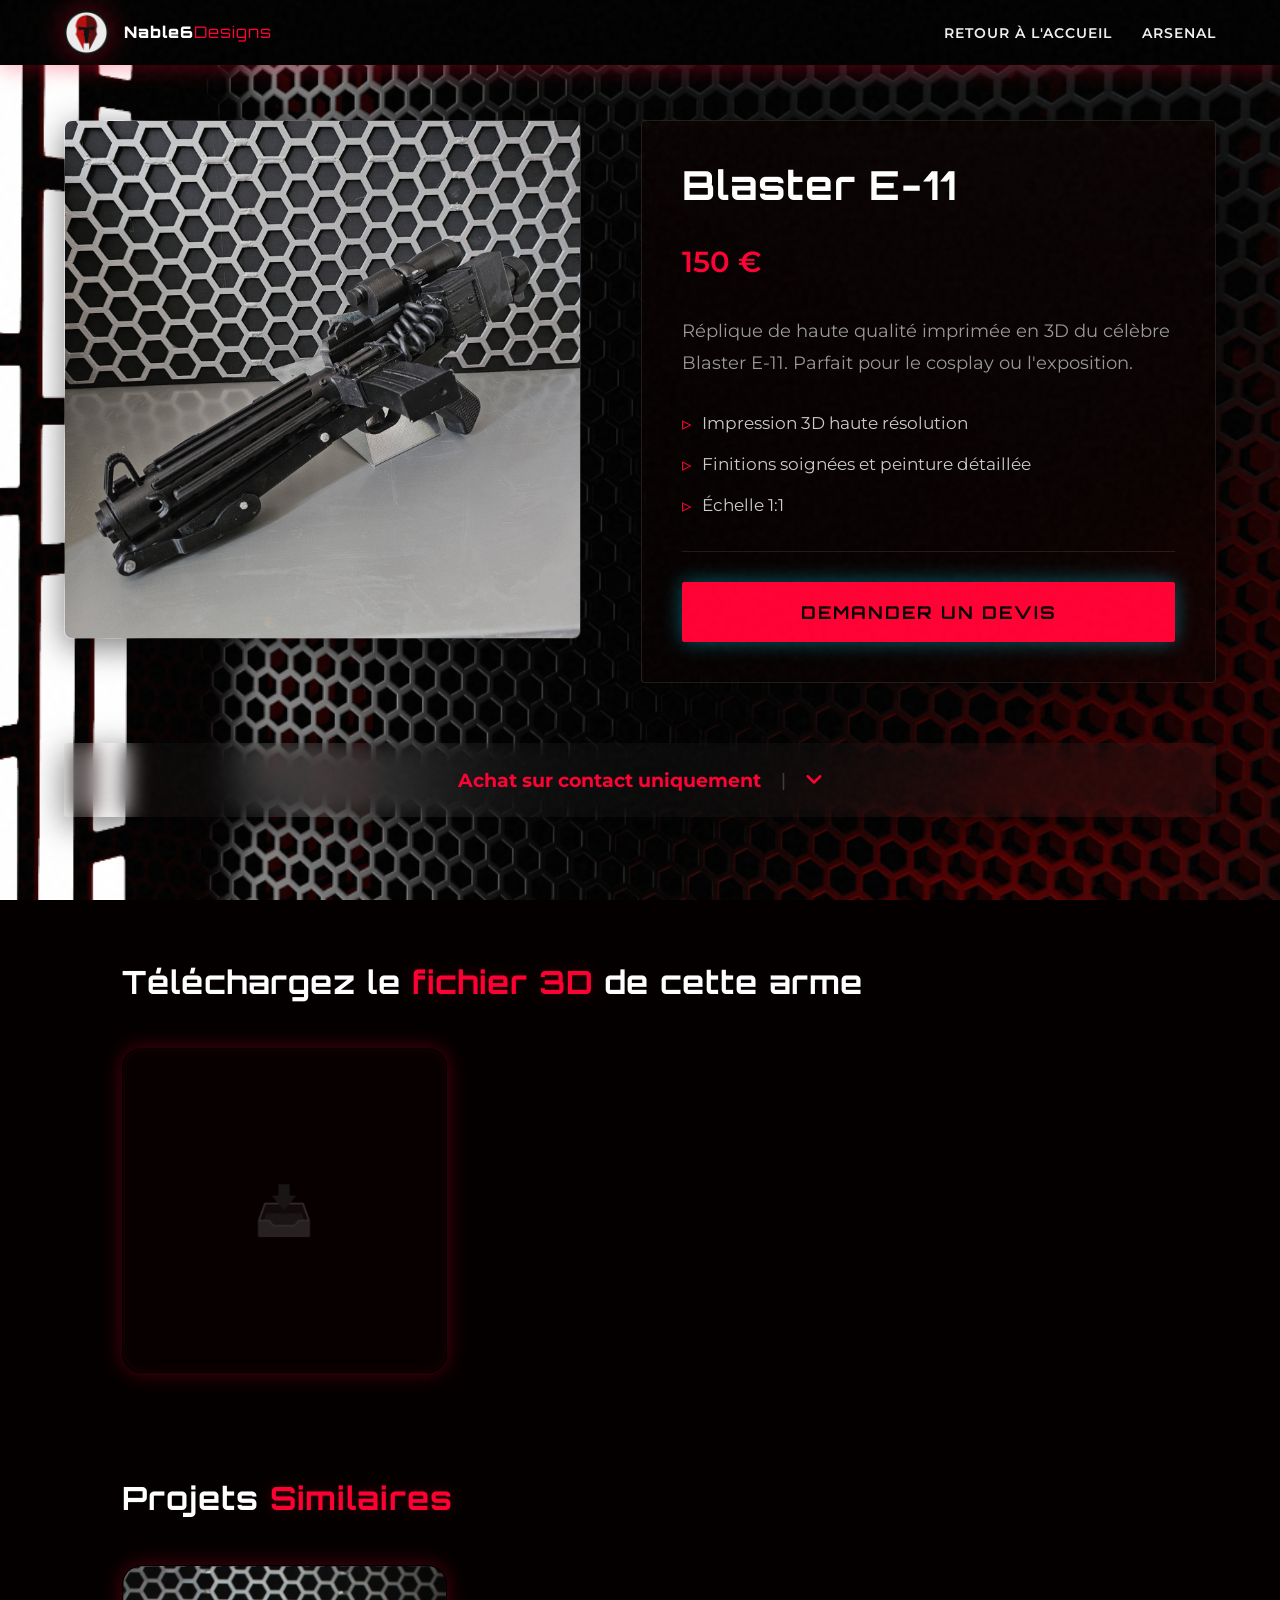
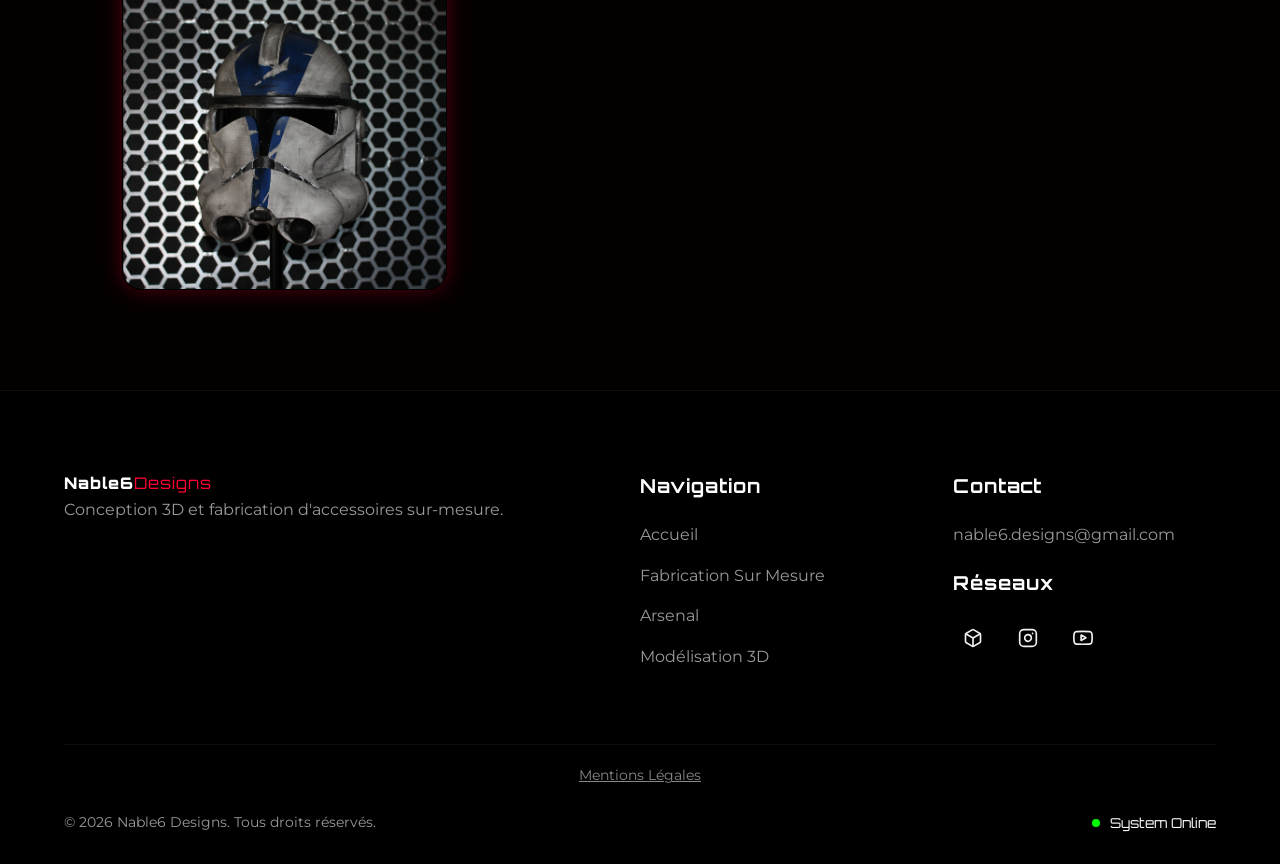
<file: blaster.html>
<!DOCTYPE html>
<html lang="fr">

<head>
    <meta charset="UTF-8">
    <meta name="viewport" content="width=device-width, initial-scale=1.0">
    <link rel="icon" type="image/png" href="assets/logo_Nable6.png">
    <title>Blaster E-11 | Nable6 Designs</title>
    <!-- Google Fonts -->
    <link rel="preconnect" href="https://fonts.googleapis.com">
    <link rel="preconnect" href="https://fonts.gstatic.com" crossorigin>
    <link href="https://fonts.googleapis.com/css2?family=Montserrat:wght@300;400;600;800&family=Orbitron:wght@400;700;900&display=swap" rel="stylesheet">
    <link rel="stylesheet" href="style.css?v=15">
    <style>
        .product-container {
            max-width: 1400px;
            margin: 0 auto;
            padding: 150px 5% 40px;
            display: grid;
            grid-template-columns: 0.9fr 1fr;
            gap: 60px;
            align-items: stretch;
        }

        .product-gallery {
            display: flex;
            flex-direction: column;
            gap: 20px;
        }

        .main-image-container {
            width: 100%;
            border-radius: 8px;
            overflow: hidden;
            background: rgba(255, 255, 255, 0.05);
            border: 1px solid rgba(255, 255, 255, 0.1);
            position: relative;
            padding-bottom: 100%; /* Square aspect ratio */
        }

        .main-image-container img {
            position: absolute;
            top: 0;
            left: 0;
            width: 100%;
            height: 100%;
            object-fit: cover;
            transition: transform 0.3s ease;
        }

        .thumbnails-container {
            display: flex;
            gap: 15px;
            overflow-x: auto;
            padding-bottom: 10px;
        }

        .thumbnail {
            width: 80px;
            height: 80px;
            border-radius: 4px;
            overflow: hidden;
            cursor: pointer;
            border: 2px solid transparent;
            transition: var(--transition-smooth);
            background: rgba(255, 255, 255, 0.05);
            flex-shrink: 0;
        }

        .thumbnail img {
            width: 100%;
            height: 100%;
            object-fit: cover;
        }

        .thumbnail.active, .thumbnail:hover {
            border-color: var(--accent-blue);
        }

        .product-info {
            display: flex;
            flex-direction: column;
            gap: 30px;
            height: 100%;
        }

        .product-title {
            font-family: 'Orbitron', sans-serif;
            font-size: 2.5rem;
            color: #fff;
            margin: 0;
        }

        .product-price {
            font-size: 1.8rem;
            color: var(--accent-blue);
            font-weight: 600;
            margin: 0;
        }

        .product-description {
            color: #ccc;
            font-size: 1.1rem;
            line-height: 1.8;
        }

        .product-features {
            list-style: none;
            padding: 0;
            margin: 0;
            color: #ccc;
            font-size: 1.05rem;
            display: flex;
            flex-direction: column;
            gap: 10px;
        }

        .product-features li {
            display: flex;
            align-items: center;
            gap: 10px;
        }

        .product-features li::before {
            content: '▹';
            color: var(--accent-blue);
            font-size: 1.2rem;
        }

        .accordion-content {
            max-height: 0;
            overflow: hidden;
            transition: max-height 0.4s ease-out, opacity 0.3s ease-out, margin 0.3s ease-out;
            opacity: 0;
        }

        .accordion-content.open {
            max-height: 600px;
            opacity: 1;
            margin-top: 10px;
        }

        .accordion-btn svg {
            transition: transform 0.3s ease;
        }

        .accordion-btn.open svg {
            transform: rotate(180deg);
        }

        @media (max-width: 900px) {
            .product-container {
                grid-template-columns: 1fr;
            }
        }
    </style>
</head>

<body>
    <div id="noise-overlay"></div>
    <div id="cursor-glow"></div>

    <nav class="navbar">
        <a href="index.html#home" class="nav-left" style="display: flex; align-items: center; gap: 15px; text-decoration: none;">
            <img src="assets/logo_Nable6.png" alt="Nable6 Logo"
                style="height: 45px; filter: drop-shadow(0 0 15px rgba(255, 0, 51, 0.4)); transition: var(--transition-smooth);">
            <div class="logo">
                <span class="logo-bold">Nable6</span><span class="logo-light">Designs</span>
            </div>
        </a>
        
        <div class="mobile-menu-btn">
            <span></span>
            <span></span>
            <span></span>
        </div>

        <div class="nav-right">
            <ul class="nav-links">
                <li><a href="index.html#home">Retour à l'Accueil</a></li>
                <li><a href="index.html#expertise">Arsenal</a></li>
            </ul>
        </div>
    </nav>

    <main>
        <section class="product-container">
            <!-- Left Column: Gallery -->
            <div class="product-gallery">
                <div class="main-image-container glass-card style-2">
                    <img id="main-product-image" src="assets/20260419_161435.jpg" alt="Blaster E-11" style="filter: brightness(0.85);">
                </div>
            </div>

            <!-- Right Column: Product Details -->
            <div class="product-info glass-card" style="padding: 40px;">
                <h1 class="product-title" style="line-height: 1.2;">
                    <span style="color: #fff;">Blaster E-11</span>
                </h1>
                <p class="product-price">150 €</p>
                
                <div class="product-description">
                    <p>Réplique de haute qualité imprimée en 3D du célèbre Blaster E-11. Parfait pour le cosplay ou l'exposition.</p>
                </div>

                <ul class="product-features">
                    <li>Impression 3D haute résolution</li>
                    <li>Finitions soignées et peinture détaillée</li>
                    <li>Échelle 1:1</li>
                </ul>

                <div style="margin-top: auto; border-top: 1px solid rgba(255,255,255,0.1); padding-top: 30px;">
                    <a href="projet.html?sujet=Blaster+E-11" class="btn-primary" style="display: block; text-align: center; font-size: 1.1rem; padding: 15px;">Demander un devis</a>
                </div>
            </div>

            <!-- Full Width Row: Customization details -->
            <div style="grid-column: 1 / -1;">
                <button class="accordion-btn glass-card style-2" id="custom-accordion-btn" style="width: 100%; padding: 25px 40px; display: flex; justify-content: center; align-items: center; gap: 20px; border: none; cursor: pointer; background: rgba(255, 255, 255, 0.03);">
                    <span style="color: var(--accent-blue); font-size: 1.2rem; font-family: 'Montserrat', sans-serif;"><strong>Achat sur contact uniquement</strong></span>
                    <span style="color: rgba(255,255,255,0.2); font-size: 1.2rem;">|</span>
                    <svg width="16" height="10" viewBox="0 0 12 8" fill="none" xmlns="http://www.w3.org/2000/svg" style="color: var(--accent-blue); flex-shrink: 0;">
                        <path d="M1 1L6 6L11 1" stroke="currentColor" stroke-width="2" stroke-linecap="round" stroke-linejoin="round"/>
                    </svg>
                </button>

                <div class="accordion-content glass-card" id="custom-accordion-content" style="padding: 0 40px; border: none; background: rgba(0, 0, 0, 0.2);">
                    <div style="padding: 30px 0; color: #ccc; font-size: 1.05rem; line-height: 1.6;">
                        <p style="margin-bottom: 20px; font-size: 0.95rem;">Il n'est pas possible d'acheter directement sur le site. Pour acquérir cette création, veuillez utiliser le bouton de devis ci-dessus pour discuter de votre projet.</p>
                        
                        <p style="margin-bottom: 15px;"><strong>Création artisanale & Unique</strong><br>
                        Toutes mes pièces sont finies et peintes à la main dans mon atelier. Chaque pièce est donc une création unique et peut présenter de légères différences par rapport aux photos présentées.</p>

                        <p><strong>Personnalisation sur mesure</strong><br>
                        Vous souhaitez une pièce à votre image ? Tout est modifiable sur demande ! N'hésitez pas à me préciser si vous désirez :</p>
                        <ul style="margin-top: 5px; padding-left: 20px; margin-bottom: 0;">
                            <li>Des couleurs ou motifs personnalisés.</li>
                            <li>Une finition spécifique (sortie d'usine, usé par les combats, abîmé, mat...).</li>
                            <li>L'ajout d'accessoires.</li>
                        </ul>
                    </div>
                </div>
            </div>
        </section>

        <!-- Fichier 3D Section -->
        <section class="expertise-section" style="padding-top: 20px; padding-bottom: 50px;">
            <div class="section-header" style="text-align: left; margin-bottom: 40px; max-width: 1400px; margin-left: auto; margin-right: auto; padding: 0 5%;">
                <h3 style="font-size: 2rem; color: #fff; font-family: 'Orbitron', sans-serif;">Téléchargez le <span class="text-accent">fichier 3D</span> de cette arme</h3>
            </div>

            <div class="gallery-grid" style="max-width: 1400px; margin: 0 auto; padding: 0 5%;">
                <!-- Fichier 3D -->
                <a href="#" class="gallery-item glass-card style-2" style="text-decoration: none;">
                    <div class="gallery-bg"><span class="placeholder-icon">📥</span></div>
                    <div class="gallery-overlay">
                        <div class="gallery-title">Fichier STL - Blaster E-11</div>
                        <div class="gallery-price">Lien à venir</div>
                    </div>
                </a>
            </div>
        </section>

        <!-- Projets Similaires Section -->
        <section class="expertise-section" style="padding-top: 50px; padding-bottom: 100px;">
            <div class="section-header" style="text-align: left; margin-bottom: 40px; max-width: 1400px; margin-left: auto; margin-right: auto; padding: 0 5%;">
                <h3 style="font-size: 2rem; color: #fff; font-family: 'Orbitron', sans-serif;">Projets <span class="text-accent">Similaires</span></h3>
            </div>

            <div class="gallery-grid" style="max-width: 1400px; margin: 0 auto; padding: 0 5%;">
                <!-- Exemple d'article -->
                <a href="produit.html" class="gallery-item glass-card style-2" style="text-decoration: none;">
                    <div class="gallery-bg" style="background-image: url('assets/IMG_5322.JPG');"></div>
                    <div class="gallery-overlay">
                        <div class="gallery-title">Casque Clone 501st</div>
                        <div class="gallery-price">250 €</div>
                    </div>
                </a>
            </div>
        </section>
    </main>

    <footer>
        <div class="footer-content">
            <div class="footer-brand">
                <div class="logo">
                    <span class="logo-bold">Nable6</span><span class="logo-light">Designs</span>
                </div>
                <p>Conception 3D et fabrication d'accessoires sur-mesure.</p>
            </div>
            <div class="footer-links">
                <h4>Navigation</h4>
                <a href="index.html#home">Accueil</a>
                <a href="index.html#custom-project">Fabrication Sur Mesure</a>
                <a href="index.html#expertise">Arsenal</a>
                <a href="index.html#portfolio">Modélisation 3D</a>
            </div>
            <div class="footer-contact" id="contact">
                <h4>Contact</h4>
                <p>nable6.designs@gmail.com</p>
                <h4 style="margin-top: 20px;">Réseaux</h4>
                <div class="social-links">
                    <a href="https://cults3d.com/@Nable6" target="_blank" title="Cults3D"><svg xmlns="http://www.w3.org/2000/svg" width="20" height="20" viewBox="0 0 24 24" fill="none" stroke="currentColor" stroke-width="2" stroke-linecap="round" stroke-linejoin="round"><path d="M21 16V8a2 2 0 0 0-1-1.73l-7-4a2 2 0 0 0-2 0l-7 4A2 2 0 0 0 3 8v8a2 2 0 0 0 1 1.73l7 4a2 2 0 0 0 2 0l7-4A2 2 0 0 0 21 16z"></path><polyline points="3.27 6.96 12 12.01 20.73 6.96"></polyline><line x1="12" y1="22.08" x2="12" y2="12"></line></svg></a>
                    <a href="https://www.instagram.com/nable6_designs/" target="_blank" title="Instagram"><svg xmlns="http://www.w3.org/2000/svg" width="20" height="20" viewBox="0 0 24 24" fill="none" stroke="currentColor" stroke-width="2" stroke-linecap="round" stroke-linejoin="round"><rect x="2" y="2" width="20" height="20" rx="5" ry="5"></rect><path d="M16 11.37A4 4 0 1 1 12.63 8 4 4 0 0 1 16 11.37z"></path><line x1="17.5" y1="6.5" x2="17.51" y2="6.5"></line></svg></a>
                    <a href="https://www.youtube.com/@nable6designer107" target="_blank" title="YouTube"><svg xmlns="http://www.w3.org/2000/svg" width="20" height="20" viewBox="0 0 24 24" fill="none" stroke="currentColor" stroke-width="2" stroke-linecap="round" stroke-linejoin="round"><path d="M22.54 6.42a2.78 2.78 0 0 0-1.94-2C18.88 4 12 4 12 4s-6.88 0-8.6.46a2.78 2.78 0 0 0-1.94 2A29 29 0 0 0 1 11.75a29 29 0 0 0 .46 5.33 2.78 2.78 0 0 0 1.94 2c1.72.46 8.6.46 8.6.46s6.88 0 8.6-.46a2.78 2.78 0 0 0 1.94-2 29 29 0 0 0 .46-5.33 29 29 0 0 0-.46-5.33z"></path><polygon points="9.75 15.02 15.5 11.75 9.75 8.48 9.75 15.02"></polygon></svg></a>
                </div>
            </div>
        </div>
        <div class="footer-bottom" style="flex-direction: column; gap: 15px; align-items: center; text-align: center;">
            <div class="legal-mentions" style="font-size: 0.85rem; color: #888;">
                <a href="mentions-legales.html" style="color: #888; text-decoration: underline;">Mentions Légales</a>
            </div>
            <div style="display: flex; justify-content: space-between; width: 100%; align-items: center; margin-top: 10px; flex-wrap: wrap; gap: 15px;">
                <p style="margin: 0;">&copy; 2026 Nable6 Designs. Tous droits réservés.</p>
                <div class="sys-status">
                    <span class="status-dot"></span> System Online
                </div>
            </div>
        </div>
    </footer>

    <script src="main.js"></script>
    <script>
        document.addEventListener('DOMContentLoaded', () => {
            // Accordion Logic
            const accordionBtn = document.getElementById('custom-accordion-btn');
            const accordionContent = document.getElementById('custom-accordion-content');
            
            if (accordionBtn && accordionContent) {
                accordionBtn.addEventListener('click', () => {
                    accordionBtn.classList.toggle('open');
                    accordionContent.classList.toggle('open');
                });
            }
        });
    </script>
</body>

</html>
</file>
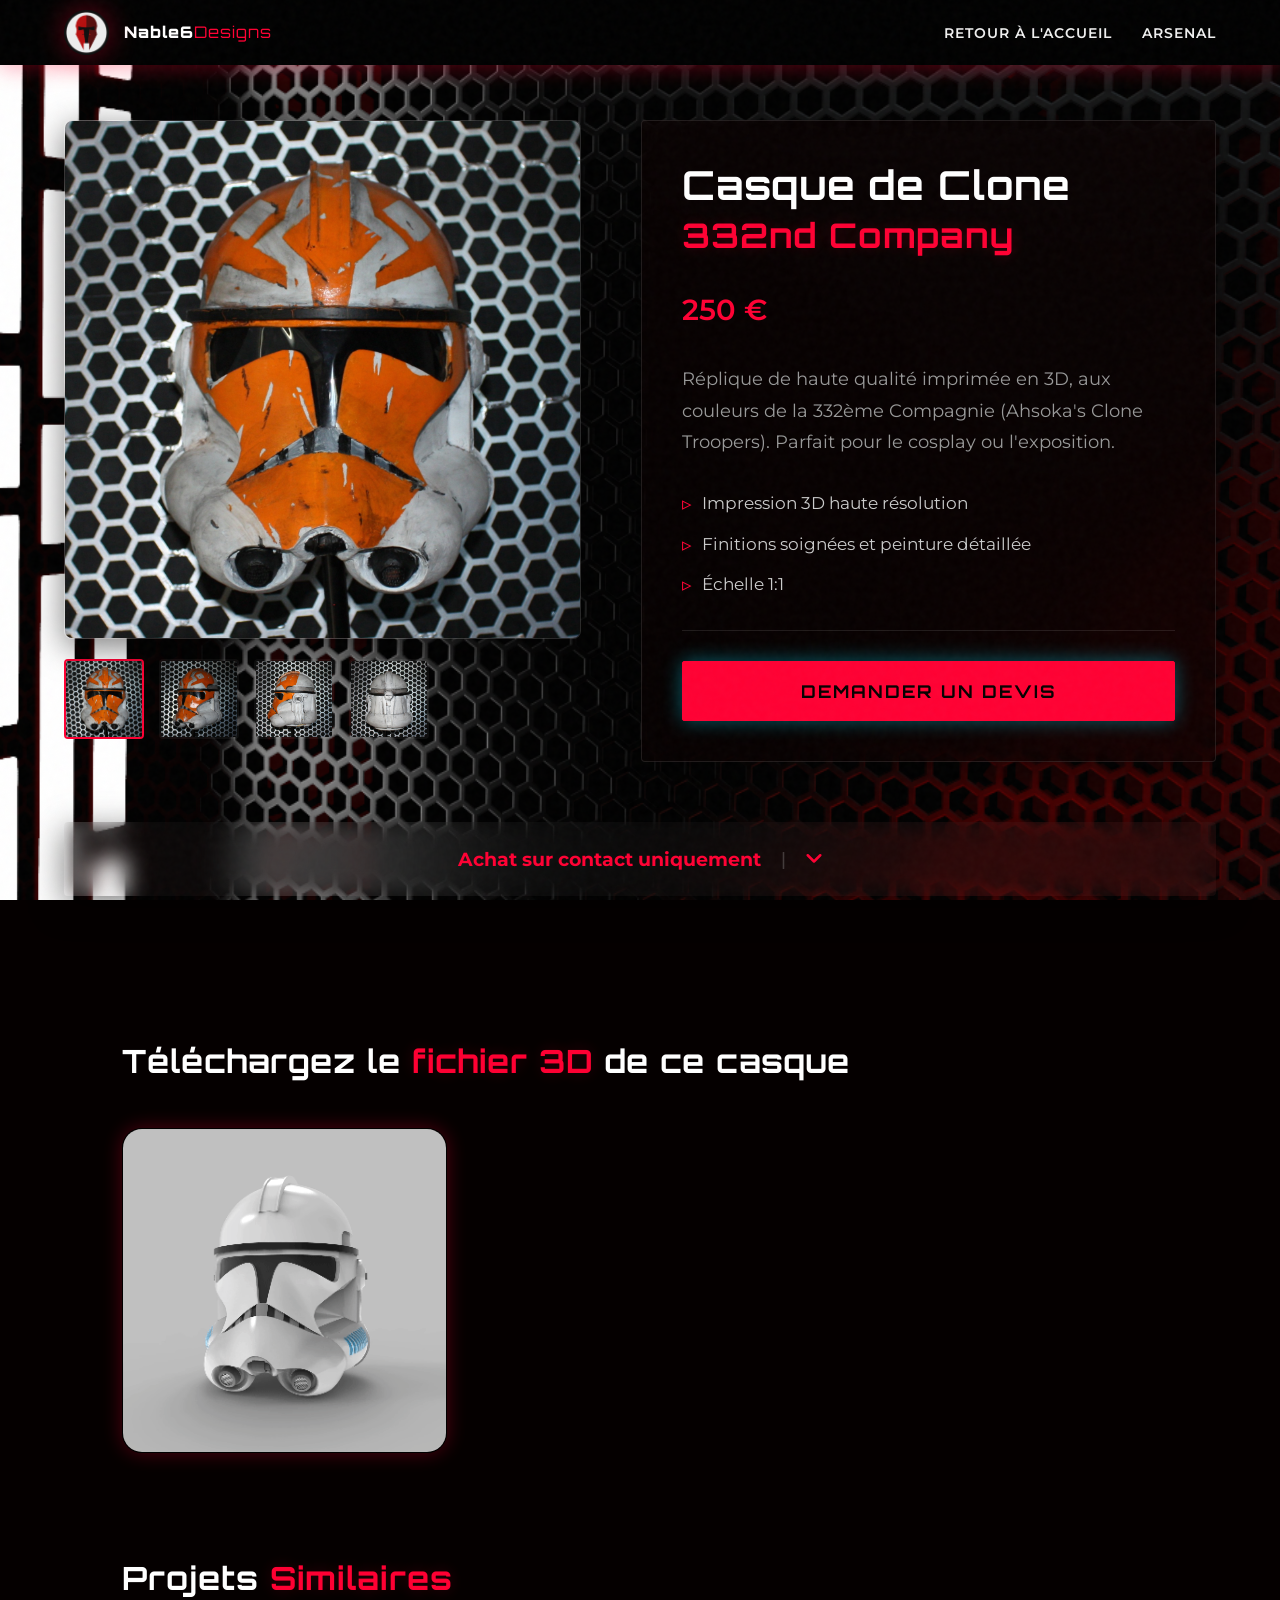
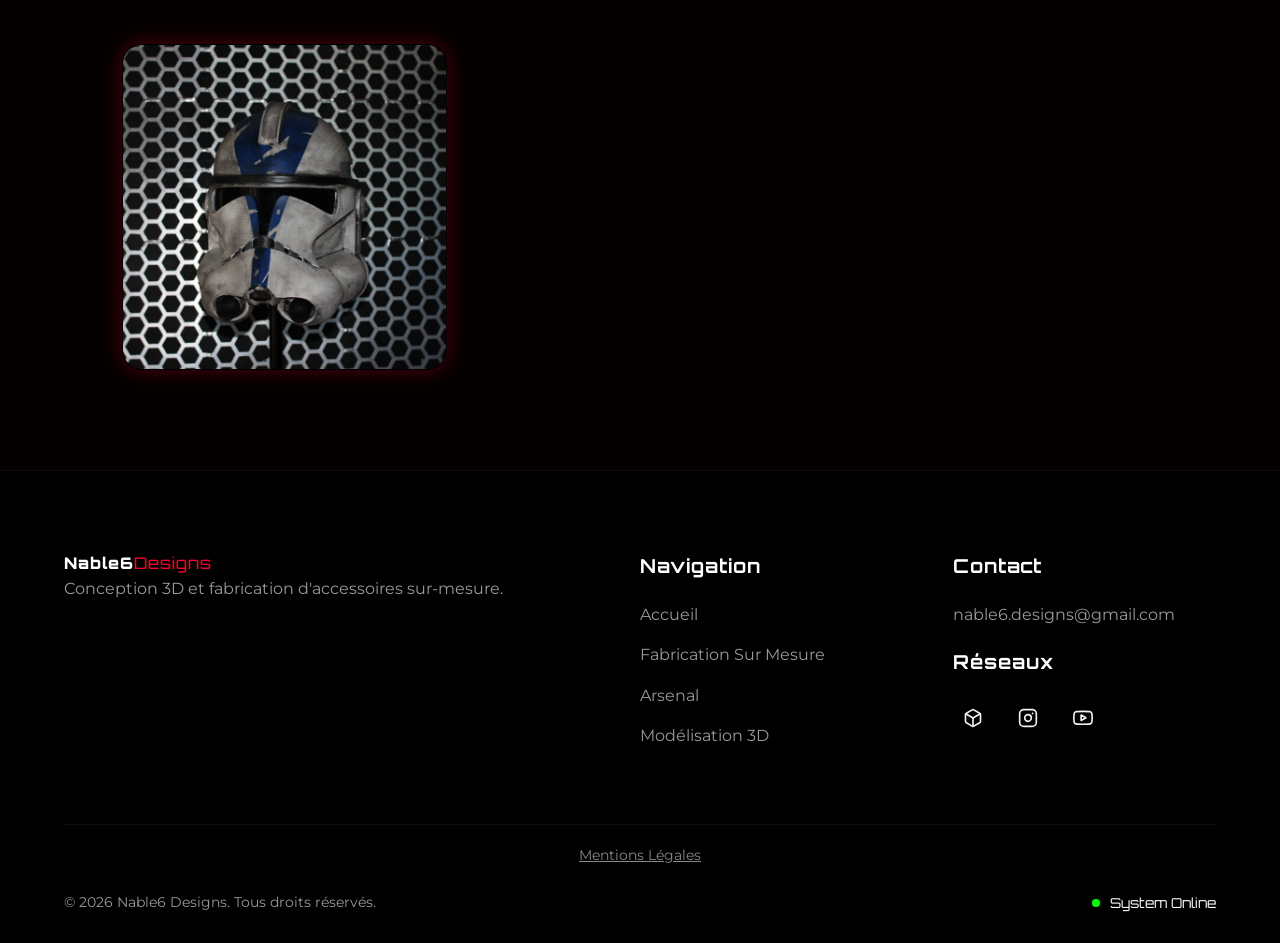
<file: casque_332.html>
<!DOCTYPE html>
<html lang="fr">

<head>
    <meta charset="UTF-8">
    <meta name="viewport" content="width=device-width, initial-scale=1.0">
    <link rel="icon" type="image/png" href="assets/logo_Nable6.png">
    <title>Casque clone 332nd Company | Nable6 Designs</title>
    <!-- Google Fonts -->
    <link rel="preconnect" href="https://fonts.googleapis.com">
    <link rel="preconnect" href="https://fonts.gstatic.com" crossorigin>
    <link href="https://fonts.googleapis.com/css2?family=Montserrat:wght@300;400;600;800&family=Orbitron:wght@400;700;900&display=swap" rel="stylesheet">
    <link rel="stylesheet" href="style.css?v=15">
    <style>
        .product-container {
            max-width: 1400px;
            margin: 0 auto;
            padding: 150px 5% 40px;
            display: grid;
            grid-template-columns: 0.9fr 1fr;
            gap: 60px;
            align-items: stretch;
        }

        .product-gallery {
            display: flex;
            flex-direction: column;
            gap: 20px;
        }

        .main-image-container {
            width: 100%;
            border-radius: 8px;
            overflow: hidden;
            background: rgba(255, 255, 255, 0.05);
            border: 1px solid rgba(255, 255, 255, 0.1);
            position: relative;
            padding-bottom: 100%; /* Square aspect ratio */
        }

        .main-image-container img {
            position: absolute;
            top: 0;
            left: 0;
            width: 100%;
            height: 100%;
            object-fit: cover;
            transition: transform 0.3s ease;
        }

        .thumbnails-container {
            display: flex;
            gap: 15px;
            overflow-x: auto;
            padding-bottom: 10px;
        }

        .thumbnail {
            width: 80px;
            height: 80px;
            border-radius: 4px;
            overflow: hidden;
            cursor: pointer;
            border: 2px solid transparent;
            transition: var(--transition-smooth);
            background: rgba(255, 255, 255, 0.05);
            flex-shrink: 0;
        }

        .thumbnail img {
            width: 100%;
            height: 100%;
            object-fit: cover;
        }

        .thumbnail.active, .thumbnail:hover {
            border-color: var(--accent-blue);
        }

        .product-info {
            display: flex;
            flex-direction: column;
            gap: 30px;
            height: 100%;
        }

        .product-title {
            font-family: 'Orbitron', sans-serif;
            font-size: 2.5rem;
            color: #fff;
            margin: 0;
        }

        .product-price {
            font-size: 1.8rem;
            color: var(--accent-blue);
            font-weight: 600;
            margin: 0;
        }

        .product-description {
            color: #ccc;
            font-size: 1.1rem;
            line-height: 1.8;
        }

        .product-features {
            list-style: none;
            padding: 0;
            margin: 0;
            color: #ccc;
            font-size: 1.05rem;
            display: flex;
            flex-direction: column;
            gap: 10px;
        }

        .product-features li {
            display: flex;
            align-items: center;
            gap: 10px;
        }

        .product-features li::before {
            content: '▹';
            color: var(--accent-blue);
            font-size: 1.2rem;
        }

        .accordion-content {
            max-height: 0;
            overflow: hidden;
            transition: max-height 0.4s ease-out, opacity 0.3s ease-out, margin 0.3s ease-out;
            opacity: 0;
        }

        .accordion-content.open {
            max-height: 600px;
            opacity: 1;
            margin-top: 10px;
        }

        .accordion-btn svg {
            transition: transform 0.3s ease;
        }

        .accordion-btn.open svg {
            transform: rotate(180deg);
        }

        @media (max-width: 900px) {
            .product-container {
                grid-template-columns: 1fr;
            }
        }
    </style>
</head>

<body>
    <div id="noise-overlay"></div>
    <div id="cursor-glow"></div>

    <nav class="navbar">
        <a href="index.html#home" class="nav-left" style="display: flex; align-items: center; gap: 15px; text-decoration: none;">
            <img src="assets/logo_Nable6.png" alt="Nable6 Logo"
                style="height: 45px; filter: drop-shadow(0 0 15px rgba(255, 0, 51, 0.4)); transition: var(--transition-smooth);">
            <div class="logo">
                <span class="logo-bold">Nable6</span><span class="logo-light">Designs</span>
            </div>
        </a>
        
        <div class="mobile-menu-btn">
            <span></span>
            <span></span>
            <span></span>
        </div>

        <div class="nav-right">
            <ul class="nav-links">
                <li><a href="index.html#home">Retour à l'Accueil</a></li>
                <li><a href="index.html#expertise">Arsenal</a></li>
            </ul>
        </div>
    </nav>

    <main>
        <section class="product-container">
            <!-- Left Column: Gallery -->
            <div class="product-gallery">
                <div class="main-image-container glass-card style-2">
                    <img id="main-product-image" src="assets/IMG_5362.JPG" alt="Casque clone 332nd Company">
                </div>
                
                <!-- Thumbnails -->
                <div class="thumbnails-container">
                    <div class="thumbnail active">
                        <img src="assets/IMG_5362.JPG" alt="Vue 1">
                    </div>
                    <div class="thumbnail">
                        <img src="assets/IMG_5366.JPG" alt="Vue 2">
                    </div>
                    <div class="thumbnail">
                        <img src="assets/IMG_5371.JPG" alt="Vue 3">
                    </div>
                    <div class="thumbnail">
                        <img src="assets/IMG_5374.JPG" alt="Vue 4">
                    </div>
                </div>
            </div>

            <!-- Right Column: Product Details -->
            <div class="product-info glass-card" style="padding: 40px;">
                <h1 class="product-title" style="line-height: 1.2;">
                    <span style="color: #fff;">Casque de Clone</span><br>
                    <span class="text-accent" style="font-size: 0.85em; display: inline-block; margin-top: 5px;">332nd Company</span>
                </h1>
                <p class="product-price">250 €</p>
                
                <div class="product-description">
                    <p>Réplique de haute qualité imprimée en 3D, aux couleurs de la 332ème Compagnie (Ahsoka's Clone Troopers). Parfait pour le cosplay ou l'exposition.</p>
                </div>

                <ul class="product-features">
                    <li>Impression 3D haute résolution</li>
                    <li>Finitions soignées et peinture détaillée</li>
                    <li>Échelle 1:1</li>
                </ul>

                <div style="margin-top: auto; border-top: 1px solid rgba(255,255,255,0.1); padding-top: 30px;">
                    <a href="projet.html?sujet=Casques+%26+Armures" class="btn-primary" style="display: block; text-align: center; font-size: 1.1rem; padding: 15px;">Demander un devis</a>
                </div>
            </div>

            <!-- Full Width Row: Customization details -->
            <div style="grid-column: 1 / -1;">
                <button class="accordion-btn glass-card style-2" id="custom-accordion-btn" style="width: 100%; padding: 25px 40px; display: flex; justify-content: center; align-items: center; gap: 20px; border: none; cursor: pointer; background: rgba(255, 255, 255, 0.03);">
                    <span style="color: var(--accent-blue); font-size: 1.2rem; font-family: 'Montserrat', sans-serif;"><strong>Achat sur contact uniquement</strong></span>
                    <span style="color: rgba(255,255,255,0.2); font-size: 1.2rem;">|</span>
                    <svg width="16" height="10" viewBox="0 0 12 8" fill="none" xmlns="http://www.w3.org/2000/svg" style="color: var(--accent-blue); flex-shrink: 0;">
                        <path d="M1 1L6 6L11 1" stroke="currentColor" stroke-width="2" stroke-linecap="round" stroke-linejoin="round"/>
                    </svg>
                </button>

                <div class="accordion-content glass-card" id="custom-accordion-content" style="padding: 0 40px; border: none; background: rgba(0, 0, 0, 0.2);">
                    <div style="padding: 30px 0; color: #ccc; font-size: 1.05rem; line-height: 1.6;">
                        <p style="margin-bottom: 20px; font-size: 0.95rem;">Il n'est pas possible d'acheter directement sur le site. Pour acquérir cette création, veuillez utiliser le bouton de devis ci-dessus pour discuter de votre projet.</p>
                        
                        <p style="margin-bottom: 15px;"><strong>Création artisanale & Unique</strong><br>
                        Toutes mes pièces sont finies et peintes à la main dans mon atelier. Chaque casque est donc une création unique et peut présenter de légères différences par rapport aux photos présentées.</p>

                        <p><strong>Personnalisation sur mesure</strong><br>
                        Vous souhaitez un casque à votre image ? Tout est modifiable sur demande ! N'hésitez pas à me préciser si vous désirez :</p>
                        <ul style="margin-top: 5px; padding-left: 20px; margin-bottom: 0;">
                            <li>Des couleurs ou motifs personnalisés.</li>
                            <li>Une finition spécifique (sortie d'usine, usé par les combats, abîmé, brillant, mat...).</li>
                            <li>L'ajout d'accessoires (antennes télémétriques, jumelles, viseurs, etc.).</li>
                        </ul>
                    </div>
                </div>
            </div>
        </section>

        <!-- Fichier 3D Section -->
        <section class="expertise-section" style="padding-top: 20px; padding-bottom: 50px;">
            <div class="section-header" style="text-align: left; margin-bottom: 40px; max-width: 1400px; margin-left: auto; margin-right: auto; padding: 0 5%;">
                <h3 style="font-size: 2rem; color: #fff; font-family: 'Orbitron', sans-serif;">Téléchargez le <span class="text-accent">fichier 3D</span> de ce casque</h3>
            </div>

            <div class="gallery-grid" style="max-width: 1400px; margin: 0 auto; padding: 0 5%;">
                <!-- Fichier 3D -->
                <a href="https://cults3d.com/:1782267" target="_blank" rel="noopener noreferrer" class="gallery-item glass-card style-2" style="text-decoration: none;">
                    <div class="gallery-bg" style="background-image: url('assets/Casque_clone.268.gif');"></div>
                    <div class="gallery-overlay">
                        <div class="gallery-title">Casque Clone - Fichier 3D</div>
                    </div>
                </a>
            </div>
        </section>

        <!-- Projets Similaires Section -->
        <section class="expertise-section" style="padding-top: 50px; padding-bottom: 100px;">
            <div class="section-header" style="text-align: left; margin-bottom: 40px; max-width: 1400px; margin-left: auto; margin-right: auto; padding: 0 5%;">
                <h3 style="font-size: 2rem; color: #fff; font-family: 'Orbitron', sans-serif;">Projets <span class="text-accent">Similaires</span></h3>
            </div>

            <div class="gallery-grid" style="max-width: 1400px; margin: 0 auto; padding: 0 5%;">
                <!-- Exemple d'article -->
                <a href="produit.html" class="gallery-item glass-card style-2" style="text-decoration: none;">
                    <div class="gallery-bg" style="background-image: url('assets/IMG_5322.JPG');"></div>
                    <div class="gallery-overlay">
                        <div class="gallery-title">Casque Clone 501st</div>
                        <div class="gallery-price">250 €</div>
                    </div>
                </a>
            </div>
        </section>
    </main>

    <footer>
        <div class="footer-content">
            <div class="footer-brand">
                <div class="logo">
                    <span class="logo-bold">Nable6</span><span class="logo-light">Designs</span>
                </div>
                <p>Conception 3D et fabrication d'accessoires sur-mesure.</p>
            </div>
            <div class="footer-links">
                <h4>Navigation</h4>
                <a href="index.html#home">Accueil</a>
                <a href="index.html#custom-project">Fabrication Sur Mesure</a>
                <a href="index.html#expertise">Arsenal</a>
                <a href="index.html#portfolio">Modélisation 3D</a>
            </div>
            <div class="footer-contact" id="contact">
                <h4>Contact</h4>
                <p>nable6.designs@gmail.com</p>
                <h4 style="margin-top: 20px;">Réseaux</h4>
                <div class="social-links">
                    <a href="https://cults3d.com/@Nable6" target="_blank" title="Cults3D"><svg xmlns="http://www.w3.org/2000/svg" width="20" height="20" viewBox="0 0 24 24" fill="none" stroke="currentColor" stroke-width="2" stroke-linecap="round" stroke-linejoin="round"><path d="M21 16V8a2 2 0 0 0-1-1.73l-7-4a2 2 0 0 0-2 0l-7 4A2 2 0 0 0 3 8v8a2 2 0 0 0 1 1.73l7 4a2 2 0 0 0 2 0l7-4A2 2 0 0 0 21 16z"></path><polyline points="3.27 6.96 12 12.01 20.73 6.96"></polyline><line x1="12" y1="22.08" x2="12" y2="12"></line></svg></a>
                    <a href="https://www.instagram.com/nable6_designs/" target="_blank" title="Instagram"><svg xmlns="http://www.w3.org/2000/svg" width="20" height="20" viewBox="0 0 24 24" fill="none" stroke="currentColor" stroke-width="2" stroke-linecap="round" stroke-linejoin="round"><rect x="2" y="2" width="20" height="20" rx="5" ry="5"></rect><path d="M16 11.37A4 4 0 1 1 12.63 8 4 4 0 0 1 16 11.37z"></path><line x1="17.5" y1="6.5" x2="17.51" y2="6.5"></line></svg></a>
                    <a href="https://www.youtube.com/@nable6designer107" target="_blank" title="YouTube"><svg xmlns="http://www.w3.org/2000/svg" width="20" height="20" viewBox="0 0 24 24" fill="none" stroke="currentColor" stroke-width="2" stroke-linecap="round" stroke-linejoin="round"><path d="M22.54 6.42a2.78 2.78 0 0 0-1.94-2C18.88 4 12 4 12 4s-6.88 0-8.6.46a2.78 2.78 0 0 0-1.94 2A29 29 0 0 0 1 11.75a29 29 0 0 0 .46 5.33 2.78 2.78 0 0 0 1.94 2c1.72.46 8.6.46 8.6.46s6.88 0 8.6-.46a2.78 2.78 0 0 0 1.94-2 29 29 0 0 0 .46-5.33 29 29 0 0 0-.46-5.33z"></path><polygon points="9.75 15.02 15.5 11.75 9.75 8.48 9.75 15.02"></polygon></svg></a>
                </div>
            </div>
        </div>
        <div class="footer-bottom" style="flex-direction: column; gap: 15px; align-items: center; text-align: center;">
            <div class="legal-mentions" style="font-size: 0.85rem; color: #888;">
                <a href="mentions-legales.html" style="color: #888; text-decoration: underline;">Mentions Légales</a>
            </div>
            <div style="display: flex; justify-content: space-between; width: 100%; align-items: center; margin-top: 10px; flex-wrap: wrap; gap: 15px;">
                <p style="margin: 0;">&copy; 2026 Nable6 Designs. Tous droits réservés.</p>
                <div class="sys-status">
                    <span class="status-dot"></span> System Online
                </div>
            </div>
        </div>
    </footer>

    <script src="main.js"></script>
    <script>
        document.addEventListener('DOMContentLoaded', () => {
            const mainImage = document.getElementById('main-product-image');
            const thumbnails = document.querySelectorAll('.thumbnail');
            
            // L'image actuellement "fixée" (soit celle par défaut, soit la dernière cliquée)
            let currentActiveSrc = mainImage.src;

            thumbnails.forEach(thumbnail => {
                const img = thumbnail.querySelector('img');
                const src = img.src;

                // 1. Survol : On prévisualise l'image
                thumbnail.addEventListener('mouseenter', () => {
                    mainImage.src = src;
                });

                // 2. Fin du survol : On restaure l'image fixée
                thumbnail.addEventListener('mouseleave', () => {
                    mainImage.src = currentActiveSrc;
                });

                // 3. Clic : On fixe la nouvelle image
                thumbnail.addEventListener('click', () => {
                    currentActiveSrc = src;
                    mainImage.src = src;
                    
                    // Mise à jour de la bordure "active"
                    thumbnails.forEach(t => t.classList.remove('active'));
                    thumbnail.classList.add('active');
                });
            });

            // Accordion Logic
            const accordionBtn = document.getElementById('custom-accordion-btn');
            const accordionContent = document.getElementById('custom-accordion-content');
            
            if (accordionBtn && accordionContent) {
                accordionBtn.addEventListener('click', () => {
                    accordionBtn.classList.toggle('open');
                    accordionContent.classList.toggle('open');
                });
            }
        });
    </script>
</body>

</html>
</file>
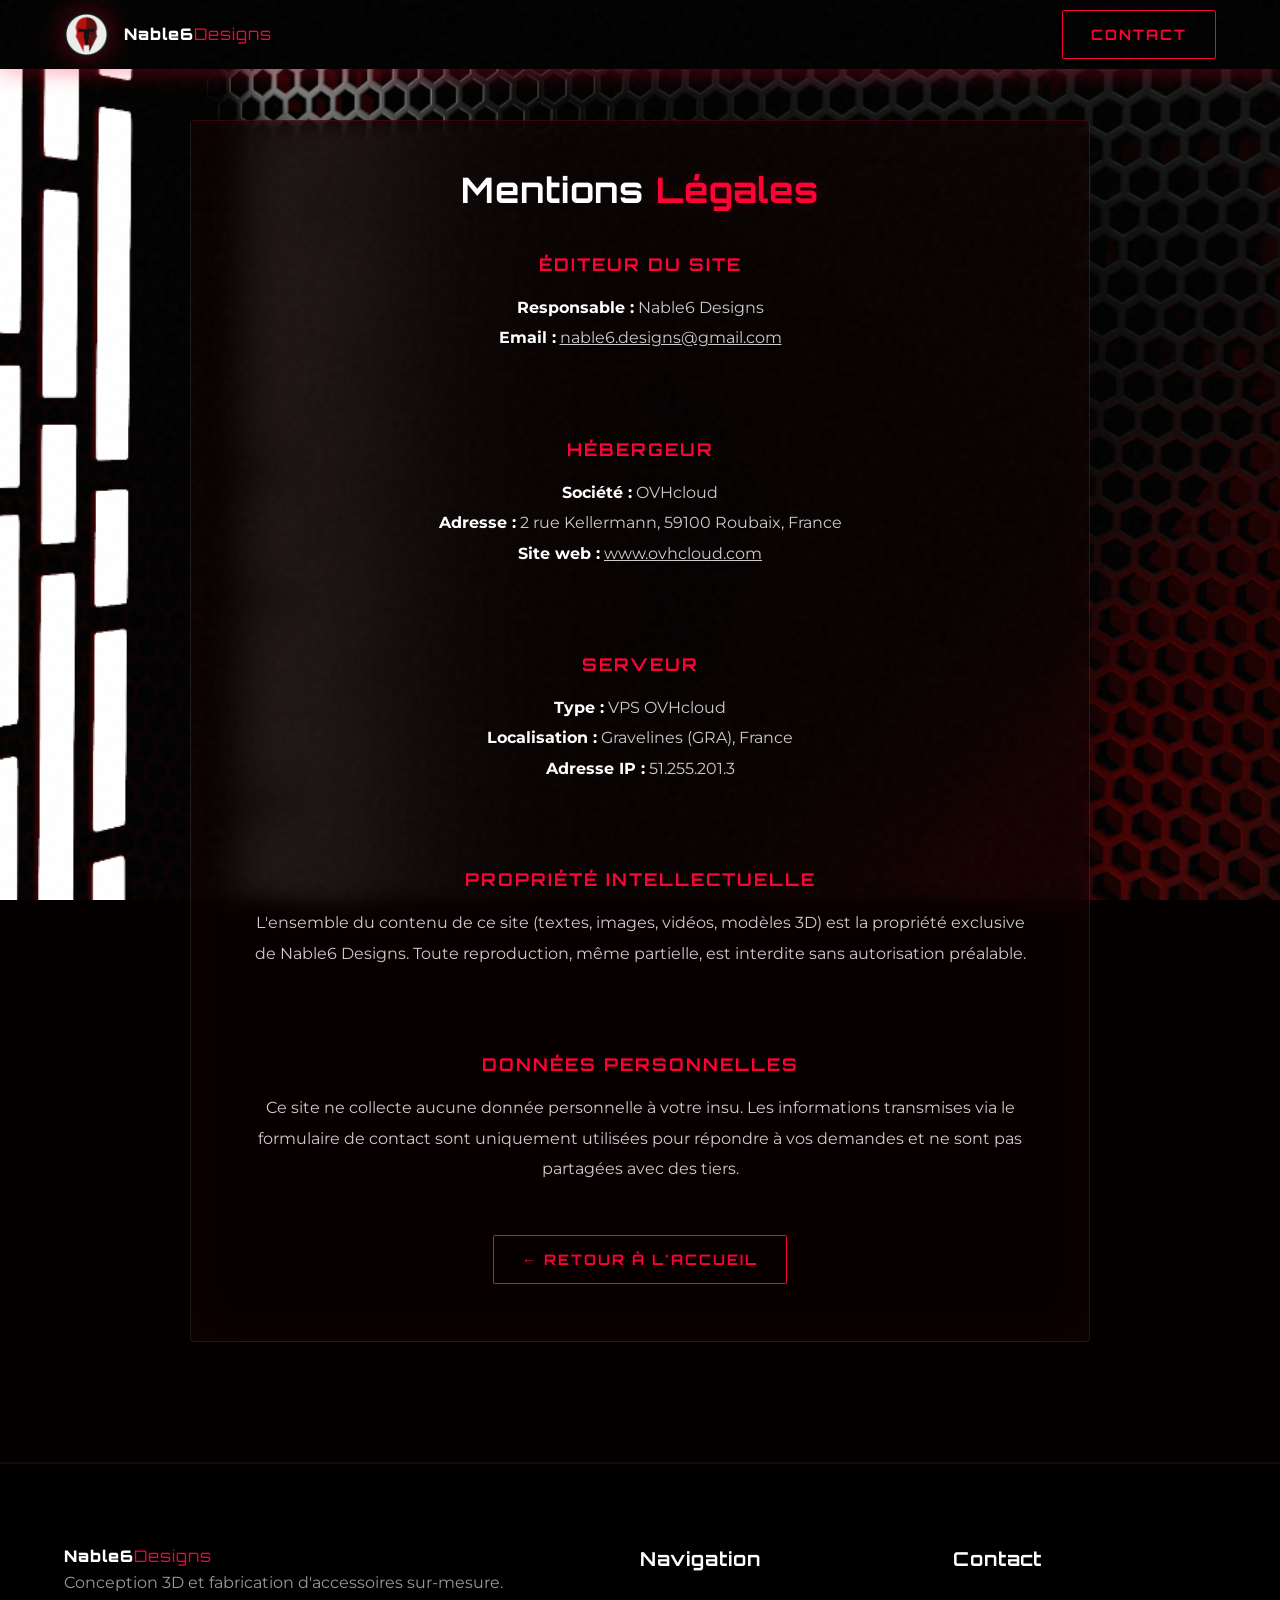
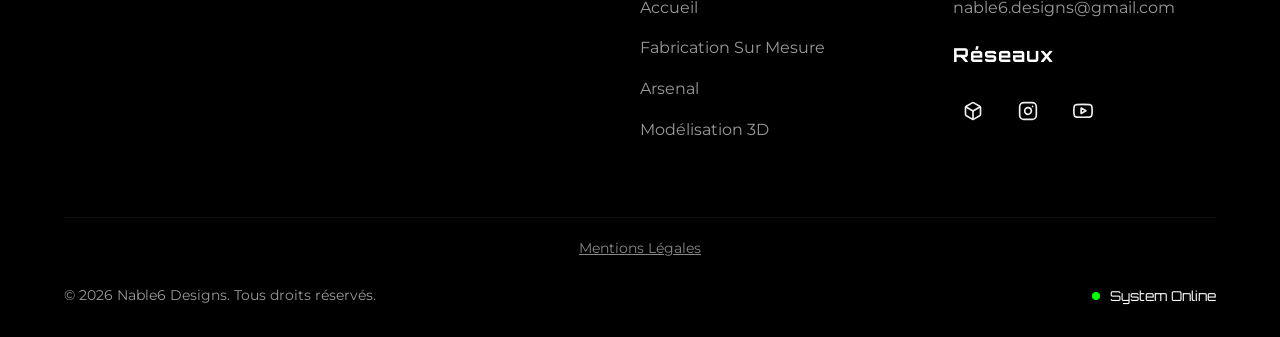
<file: mentions-legales.html>
<!DOCTYPE html>
<html lang="fr">

<head>
    <meta charset="UTF-8">
    <meta name="viewport" content="width=device-width, initial-scale=1.0">
    <link rel="icon" type="image/png" href="assets/logo_Nable6.png">
    <title>Mentions Légales | Nable6 Designs</title>
    <meta name="description" content="Mentions légales du site Nable6 Designs.">
    <link rel="preconnect" href="https://fonts.googleapis.com">
    <link rel="preconnect" href="https://fonts.gstatic.com" crossorigin>
    <link href="https://fonts.googleapis.com/css2?family=Montserrat:wght@300;400;600;800&family=Orbitron:wght@400;700;900&display=swap" rel="stylesheet">
    <link rel="stylesheet" href="style.css?v=13">
</head>

<body>
    <div id="noise-overlay"></div>
    <div id="cursor-glow"></div>

    <nav class="navbar">
        <a href="index.html" class="nav-left" style="display: flex; align-items: center; gap: 15px;">
            <img src="assets/logo_Nable6.png" alt="Nable6 Logo"
                style="height: 45px; filter: drop-shadow(0 0 15px rgba(255, 0, 51, 0.4)); transition: var(--transition-smooth);">
            <div class="logo">
                <span class="logo-bold">Nable6</span><span class="logo-light">Designs</span>
            </div>
        </a>

        <div class="nav-center"></div>

        <div class="mobile-menu-btn">
            <span></span>
            <span></span>
            <span></span>
        </div>

        <div class="nav-right">
            <a href="projet.html" class="btn-outline">Contact</a>
        </div>
    </nav>

    <main>
        <section class="custom-cta-section service-section" style="padding-top: 120px;">
            <div class="cta-container glass-card" style="max-width: 900px; margin: 0 auto; padding: 50px 60px;">

                <h1 style="font-family: 'Orbitron', sans-serif; font-size: 2.2rem; margin-bottom: 40px;">
                    Mentions <span class="text-accent">Légales</span>
                </h1>

                <!-- Éditeur -->
                <div style="margin-bottom: 40px;">
                    <h2 style="font-size: 1.1rem; text-transform: uppercase; letter-spacing: 2px; color: var(--accent, #ff0033); margin-bottom: 15px; font-family: 'Orbitron', sans-serif;">
                        Éditeur du site
                    </h2>
                    <p style="color: #ccc; line-height: 1.9; margin: 0;">
                        <strong style="color: #fff;">Responsable :</strong> Nable6 Designs<br>
                        <strong style="color: #fff;">Email :</strong> <a href="mailto:nable6.designs@gmail.com" style="color: #ccc; text-decoration: underline;">nable6.designs@gmail.com</a>
                    </p>
                </div>

                <div style="height: 1px; background: rgba(255,255,255,0.08); margin-bottom: 40px;"></div>

                <!-- Hébergeur -->
                <div style="margin-bottom: 40px;">
                    <h2 style="font-size: 1.1rem; text-transform: uppercase; letter-spacing: 2px; color: var(--accent, #ff0033); margin-bottom: 15px; font-family: 'Orbitron', sans-serif;">
                        Hébergeur
                    </h2>
                    <p style="color: #ccc; line-height: 1.9; margin: 0;">
                        <strong style="color: #fff;">Société :</strong> OVHcloud<br>
                        <strong style="color: #fff;">Adresse :</strong> 2 rue Kellermann, 59100 Roubaix, France<br>
                        <strong style="color: #fff;">Site web :</strong> <a href="https://www.ovhcloud.com" target="_blank" rel="noopener noreferrer" style="color: #ccc; text-decoration: underline;">www.ovhcloud.com</a>
                    </p>
                </div>

                <div style="height: 1px; background: rgba(255,255,255,0.08); margin-bottom: 40px;"></div>

                <!-- Serveur -->
                <div style="margin-bottom: 40px;">
                    <h2 style="font-size: 1.1rem; text-transform: uppercase; letter-spacing: 2px; color: var(--accent, #ff0033); margin-bottom: 15px; font-family: 'Orbitron', sans-serif;">
                        Serveur
                    </h2>
                    <p style="color: #ccc; line-height: 1.9; margin: 0;">
                        <strong style="color: #fff;">Type :</strong> VPS OVHcloud<br>
                        <strong style="color: #fff;">Localisation :</strong> Gravelines (GRA), France<br>
                        <strong style="color: #fff;">Adresse IP :</strong> 51.255.201.3
                    </p>
                </div>

                <div style="height: 1px; background: rgba(255,255,255,0.08); margin-bottom: 40px;"></div>

                <!-- Propriété intellectuelle -->
                <div style="margin-bottom: 40px;">
                    <h2 style="font-size: 1.1rem; text-transform: uppercase; letter-spacing: 2px; color: var(--accent, #ff0033); margin-bottom: 15px; font-family: 'Orbitron', sans-serif;">
                        Propriété intellectuelle
                    </h2>
                    <p style="color: #ccc; line-height: 1.9; margin: 0;">
                        L'ensemble du contenu de ce site (textes, images, vidéos, modèles 3D) est la propriété exclusive de Nable6 Designs. Toute reproduction, même partielle, est interdite sans autorisation préalable.
                    </p>
                </div>

                <div style="height: 1px; background: rgba(255,255,255,0.08); margin-bottom: 40px;"></div>

                <!-- Données personnelles -->
                <div>
                    <h2 style="font-size: 1.1rem; text-transform: uppercase; letter-spacing: 2px; color: var(--accent, #ff0033); margin-bottom: 15px; font-family: 'Orbitron', sans-serif;">
                        Données personnelles
                    </h2>
                    <p style="color: #ccc; line-height: 1.9; margin: 0;">
                        Ce site ne collecte aucune donnée personnelle à votre insu. Les informations transmises via le formulaire de contact sont uniquement utilisées pour répondre à vos demandes et ne sont pas partagées avec des tiers.
                    </p>
                </div>

                <div style="margin-top: 50px; text-align: center;">
                    <a href="index.html" class="btn-outline">&larr; Retour à l'accueil</a>
                </div>

            </div>
        </section>
    </main>

    <footer>
        <div class="footer-content">
            <div class="footer-brand">
                <div class="logo">
                    <span class="logo-bold">Nable6</span><span class="logo-light">Designs</span>
                </div>
                <p>Conception 3D et fabrication d'accessoires sur-mesure.</p>
            </div>
            <div class="footer-links">
                <h4>Navigation</h4>
                <a href="index.html">Accueil</a>
                <a href="index.html#custom-project">Fabrication Sur Mesure</a>
                <a href="index.html#expertise">Arsenal</a>
                <a href="index.html#portfolio">Modélisation 3D</a>
            </div>
            <div class="footer-contact" id="contact">
                <h4>Contact</h4>
                <p>nable6.designs@gmail.com</p>
                <h4 style="margin-top: 20px;">Réseaux</h4>
                <div class="social-links">
                    <a href="https://cults3d.com/@Nable6" target="_blank" title="Cults3D"><svg xmlns="http://www.w3.org/2000/svg" width="20" height="20" viewBox="0 0 24 24" fill="none" stroke="currentColor" stroke-width="2" stroke-linecap="round" stroke-linejoin="round"><path d="M21 16V8a2 2 0 0 0-1-1.73l-7-4a2 2 0 0 0-2 0l-7 4A2 2 0 0 0 3 8v8a2 2 0 0 0 1 1.73l7 4a2 2 0 0 0 2 0l7-4A2 2 0 0 0 21 16z"></path><polyline points="3.27 6.96 12 12.01 20.73 6.96"></polyline><line x1="12" y1="22.08" x2="12" y2="12"></line></svg></a>
                    <a href="https://www.instagram.com/nable6_designs/" target="_blank" title="Instagram"><svg xmlns="http://www.w3.org/2000/svg" width="20" height="20" viewBox="0 0 24 24" fill="none" stroke="currentColor" stroke-width="2" stroke-linecap="round" stroke-linejoin="round"><rect x="2" y="2" width="20" height="20" rx="5" ry="5"></rect><path d="M16 11.37A4 4 0 1 1 12.63 8 4 4 0 0 1 16 11.37z"></path><line x1="17.5" y1="6.5" x2="17.51" y2="6.5"></line></svg></a>
                    <a href="https://www.youtube.com/@nable6designer107" target="_blank" title="YouTube"><svg xmlns="http://www.w3.org/2000/svg" width="20" height="20" viewBox="0 0 24 24" fill="none" stroke="currentColor" stroke-width="2" stroke-linecap="round" stroke-linejoin="round"><path d="M22.54 6.42a2.78 2.78 0 0 0-1.94-2C18.88 4 12 4 12 4s-6.88 0-8.6.46a2.78 2.78 0 0 0-1.94 2A29 29 0 0 0 1 11.75a29 29 0 0 0 .46 5.33 2.78 2.78 0 0 0 1.94 2c1.72.46 8.6.46 8.6.46s6.88 0 8.6-.46a2.78 2.78 0 0 0 1.94-2 29 29 0 0 0 .46-5.33 29 29 0 0 0-.46-5.33z"></path><polygon points="9.75 15.02 15.5 11.75 9.75 8.48 9.75 15.02"></polygon></svg></a>
                </div>
            </div>
        </div>
        <div class="footer-bottom" style="flex-direction: column; gap: 15px; align-items: center; text-align: center;">
            <div class="legal-mentions" style="font-size: 0.85rem; color: #888;">
                <a href="mentions-legales.html" style="color: #888; text-decoration: underline;">Mentions Légales</a>
            </div>
            <div style="display: flex; justify-content: space-between; width: 100%; align-items: center; margin-top: 10px; flex-wrap: wrap; gap: 15px;">
                <p style="margin: 0;">&copy; 2026 Nable6 Designs. Tous droits réservés.</p>
                <div class="sys-status">
                    <span class="status-dot"></span> System Online
                </div>
            </div>
        </div>
    </footer>

    <script src="main.js"></script>
</body>

</html>
</file>
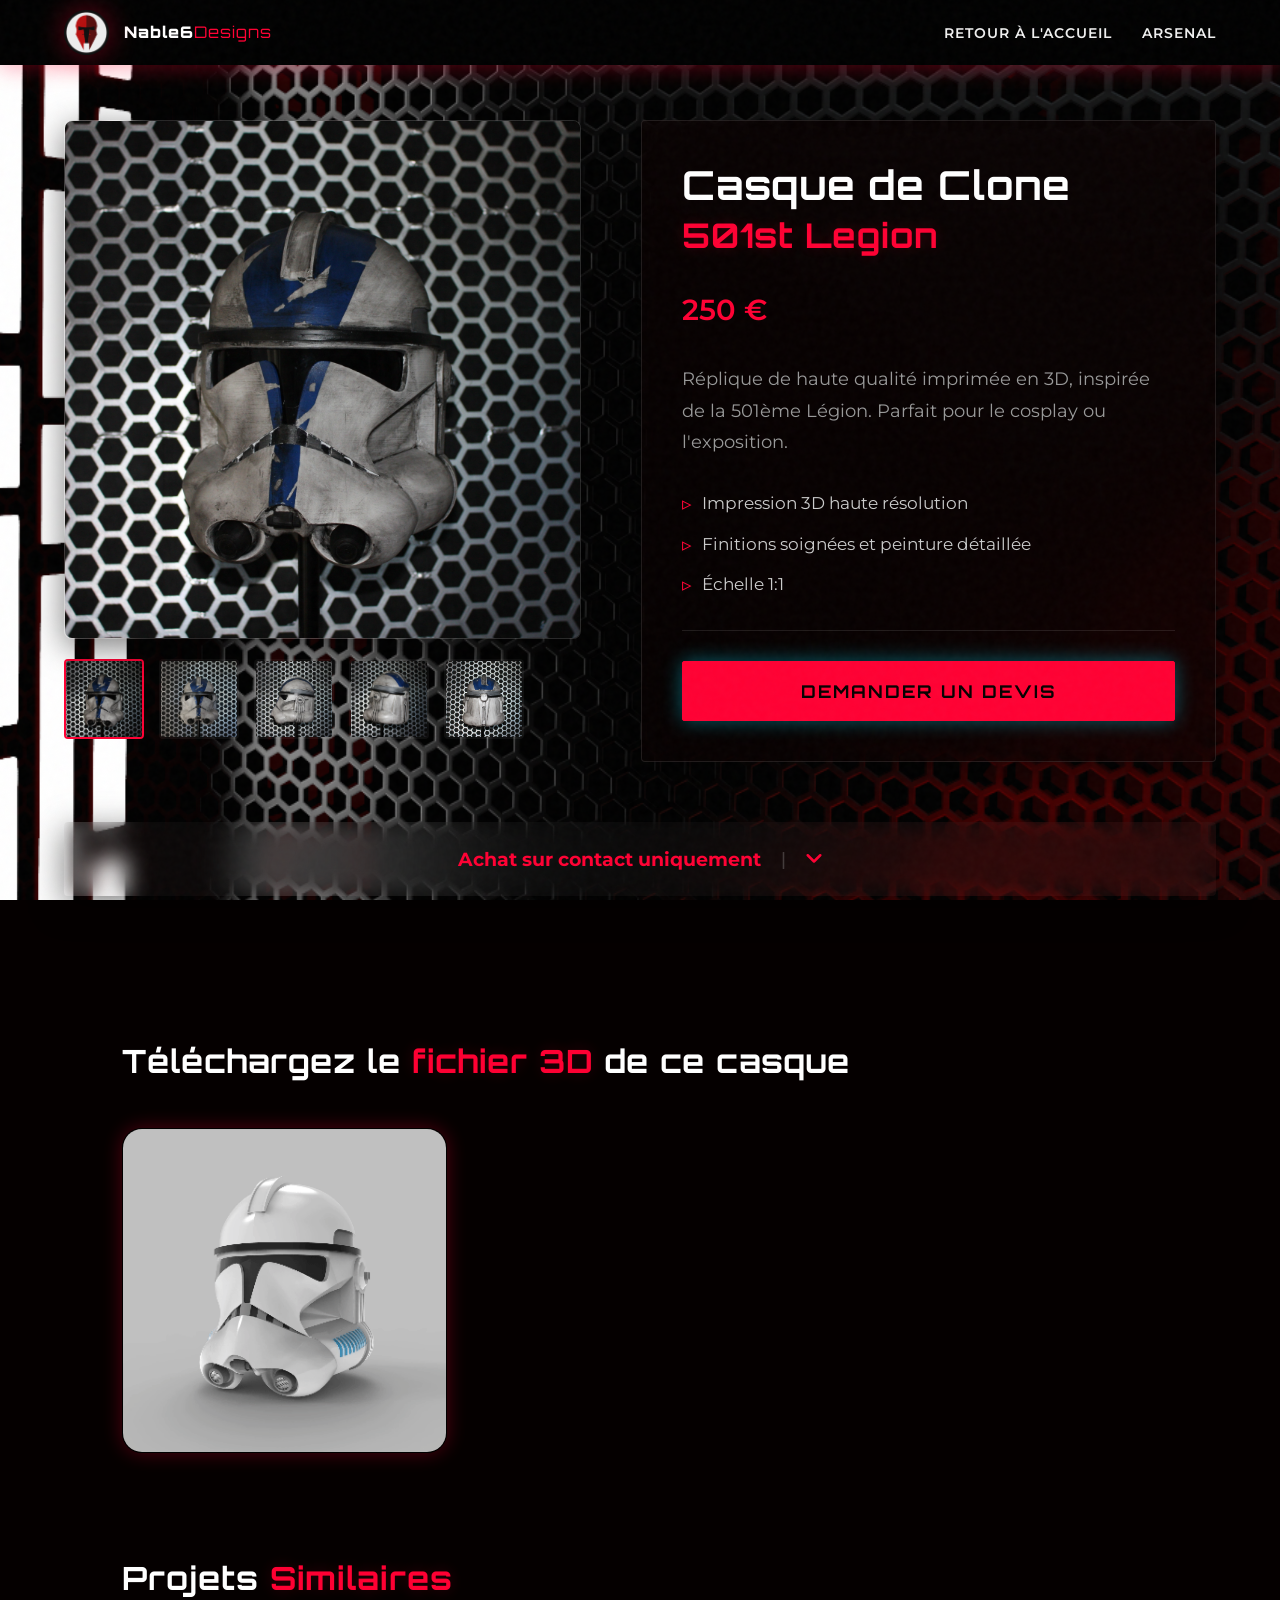
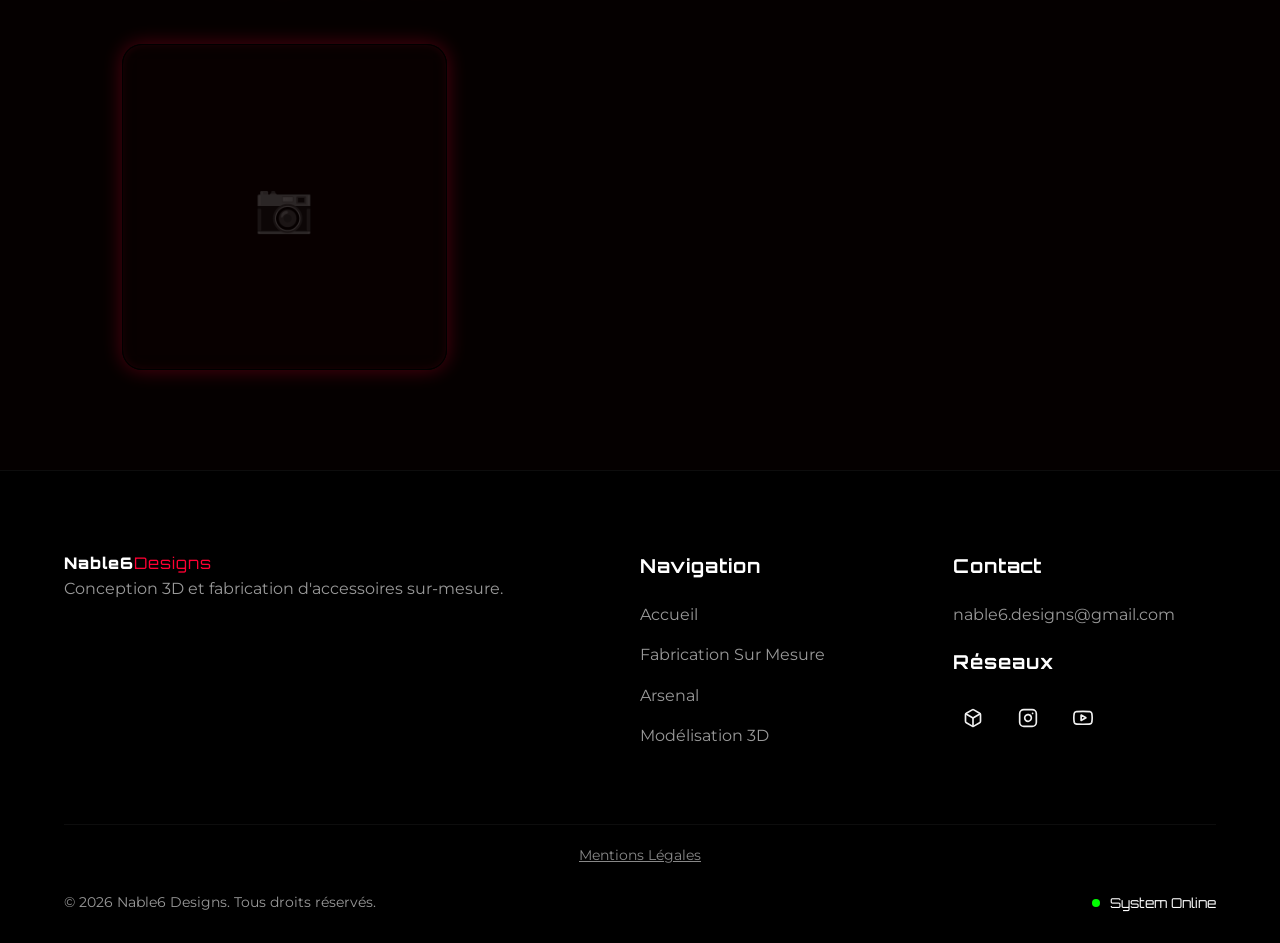
<file: produit.html>
<!DOCTYPE html>
<html lang="fr">

<head>
    <meta charset="UTF-8">
    <meta name="viewport" content="width=device-width, initial-scale=1.0">
    <link rel="icon" type="image/png" href="assets/logo_Nable6.png">
    <title>Casque clone 501e Legion | Nable6 Designs</title>
    <!-- Google Fonts -->
    <link rel="preconnect" href="https://fonts.googleapis.com">
    <link rel="preconnect" href="https://fonts.gstatic.com" crossorigin>
    <link href="https://fonts.googleapis.com/css2?family=Montserrat:wght@300;400;600;800&family=Orbitron:wght@400;700;900&display=swap" rel="stylesheet">
    <link rel="stylesheet" href="style.css?v=15">
    <style>
        .product-container {
            max-width: 1400px;
            margin: 0 auto;
            padding: 150px 5% 40px;
            display: grid;
            grid-template-columns: 0.9fr 1fr;
            gap: 60px;
            align-items: stretch;
        }

        .product-gallery {
            display: flex;
            flex-direction: column;
            gap: 20px;
        }

        .main-image-container {
            width: 100%;
            border-radius: 8px;
            overflow: hidden;
            background: rgba(255, 255, 255, 0.05);
            border: 1px solid rgba(255, 255, 255, 0.1);
            position: relative;
            padding-bottom: 100%; /* Square aspect ratio */
        }

        .main-image-container img {
            position: absolute;
            top: 0;
            left: 0;
            width: 100%;
            height: 100%;
            object-fit: cover;
            transition: transform 0.3s ease;
        }

        .thumbnails-container {
            display: flex;
            gap: 15px;
            overflow-x: auto;
            padding-bottom: 10px;
        }

        .thumbnail {
            width: 80px;
            height: 80px;
            border-radius: 4px;
            overflow: hidden;
            cursor: pointer;
            border: 2px solid transparent;
            transition: var(--transition-smooth);
            background: rgba(255, 255, 255, 0.05);
            flex-shrink: 0;
        }

        .thumbnail img {
            width: 100%;
            height: 100%;
            object-fit: cover;
        }

        .thumbnail.active, .thumbnail:hover {
            border-color: var(--accent-blue);
        }

        .product-info {
            display: flex;
            flex-direction: column;
            gap: 30px;
            height: 100%;
        }

        .product-title {
            font-family: 'Orbitron', sans-serif;
            font-size: 2.5rem;
            color: #fff;
            margin: 0;
        }

        .product-price {
            font-size: 1.8rem;
            color: var(--accent-blue);
            font-weight: 600;
            margin: 0;
        }

        .product-description {
            color: #ccc;
            font-size: 1.1rem;
            line-height: 1.8;
        }

        .product-features {
            list-style: none;
            padding: 0;
            margin: 0;
            color: #ccc;
            font-size: 1.05rem;
            display: flex;
            flex-direction: column;
            gap: 10px;
        }

        .product-features li {
            display: flex;
            align-items: center;
            gap: 10px;
        }

        .product-features li::before {
            content: '▹';
            color: var(--accent-blue);
            font-size: 1.2rem;
        }

        .accordion-content {
            max-height: 0;
            overflow: hidden;
            transition: max-height 0.4s ease-out, opacity 0.3s ease-out, margin 0.3s ease-out;
            opacity: 0;
        }

        .accordion-content.open {
            max-height: 600px;
            opacity: 1;
            margin-top: 10px;
        }

        .accordion-btn svg {
            transition: transform 0.3s ease;
        }

        .accordion-btn.open svg {
            transform: rotate(180deg);
        }

        @media (max-width: 900px) {
            .product-container {
                grid-template-columns: 1fr;
            }
        }
    </style>
</head>

<body>
    <div id="noise-overlay"></div>
    <div id="cursor-glow"></div>

    <nav class="navbar">
        <a href="index.html#home" class="nav-left" style="display: flex; align-items: center; gap: 15px; text-decoration: none;">
            <img src="assets/logo_Nable6.png" alt="Nable6 Logo"
                style="height: 45px; filter: drop-shadow(0 0 15px rgba(255, 0, 51, 0.4)); transition: var(--transition-smooth);">
            <div class="logo">
                <span class="logo-bold">Nable6</span><span class="logo-light">Designs</span>
            </div>
        </a>
        
        <div class="mobile-menu-btn">
            <span></span>
            <span></span>
            <span></span>
        </div>

        <div class="nav-right">
            <ul class="nav-links">
                <li><a href="index.html#home">Retour à l'Accueil</a></li>
                <li><a href="index.html#expertise">Arsenal</a></li>
            </ul>
        </div>
    </nav>

    <main>
        <section class="product-container">
            <!-- Left Column: Gallery -->
            <div class="product-gallery">
                <div class="main-image-container glass-card style-2">
                    <img id="main-product-image" src="assets/IMG_5322.JPG" alt="Casque clone 501e Legion">
                </div>
                
                <!-- Thumbnails -->
                <div class="thumbnails-container">
                    <div class="thumbnail active">
                        <img src="assets/IMG_5322.JPG" alt="Vue 1">
                    </div>
                    <div class="thumbnail">
                        <img src="assets/IMG_5259.JPG" alt="Vue 2">
                    </div>
                    <div class="thumbnail">
                        <img src="assets/IMG_5331.JPG" alt="Vue 3">
                    </div>
                    <div class="thumbnail">
                        <img src="assets/IMG_5340.JPG" alt="Vue 4">
                    </div>
                    <div class="thumbnail">
                        <img src="assets/IMG_5341.JPG" alt="Vue 5">
                    </div>
                </div>
            </div>

            <!-- Right Column: Product Details -->
            <div class="product-info glass-card" style="padding: 40px;">
                <h1 class="product-title" style="line-height: 1.2;">
                    <span style="color: #fff;">Casque de Clone</span><br>
                    <span class="text-accent" style="font-size: 0.85em; display: inline-block; margin-top: 5px;">501st Legion</span>
                </h1>
                <p class="product-price">250 €</p>
                
                <div class="product-description">
                    <p>Réplique de haute qualité imprimée en 3D, inspirée de la 501ème Légion. Parfait pour le cosplay ou l'exposition.</p>
                </div>

                <ul class="product-features">
                    <li>Impression 3D haute résolution</li>
                    <li>Finitions soignées et peinture détaillée</li>
                    <li>Échelle 1:1</li>
                </ul>

                <div style="margin-top: auto; border-top: 1px solid rgba(255,255,255,0.1); padding-top: 30px;">
                    <a href="projet.html?sujet=Casques+%26+Armures" class="btn-primary" style="display: block; text-align: center; font-size: 1.1rem; padding: 15px;">Demander un devis</a>
                </div>
            </div>

            <!-- Full Width Row: Customization details -->
            <div style="grid-column: 1 / -1;">
                <button class="accordion-btn glass-card style-2" id="custom-accordion-btn" style="width: 100%; padding: 25px 40px; display: flex; justify-content: center; align-items: center; gap: 20px; border: none; cursor: pointer; background: rgba(255, 255, 255, 0.03);">
                    <span style="color: var(--accent-blue); font-size: 1.2rem; font-family: 'Montserrat', sans-serif;"><strong>Achat sur contact uniquement</strong></span>
                    <span style="color: rgba(255,255,255,0.2); font-size: 1.2rem;">|</span>
                    <svg width="16" height="10" viewBox="0 0 12 8" fill="none" xmlns="http://www.w3.org/2000/svg" style="color: var(--accent-blue); flex-shrink: 0;">
                        <path d="M1 1L6 6L11 1" stroke="currentColor" stroke-width="2" stroke-linecap="round" stroke-linejoin="round"/>
                    </svg>
                </button>

                <div class="accordion-content glass-card" id="custom-accordion-content" style="padding: 0 40px; border: none; background: rgba(0, 0, 0, 0.2);">
                    <div style="padding: 30px 0; color: #ccc; font-size: 1.05rem; line-height: 1.6;">
                        <p style="margin-bottom: 20px; font-size: 0.95rem;">Il n'est pas possible d'acheter directement sur le site. Pour acquérir cette création, veuillez utiliser le bouton de devis ci-dessus pour discuter de votre projet.</p>
                        
                        <p style="margin-bottom: 15px;"><strong>Création artisanale & Unique</strong><br>
                        Toutes mes pièces sont finies et peintes à la main dans mon atelier. Chaque casque est donc une création unique et peut présenter de légères différences par rapport aux photos présentées.</p>

                        <p><strong>Personnalisation sur mesure</strong><br>
                        Vous souhaitez un casque à votre image ? Tout est modifiable sur demande ! N'hésitez pas à me préciser si vous désirez :</p>
                        <ul style="margin-top: 5px; padding-left: 20px; margin-bottom: 0;">
                            <li>Des couleurs ou motifs personnalisés.</li>
                            <li>Une finition spécifique (sortie d'usine, usé par les combats, abîmé, brillant, mat...).</li>
                            <li>L'ajout d'accessoires (antennes télémétriques, jumelles, viseurs, etc.).</li>
                        </ul>
                    </div>
                </div>
            </div>
        </section>

        <!-- Fichier 3D Section -->
        <section class="expertise-section" style="padding-top: 20px; padding-bottom: 50px;">
            <div class="section-header" style="text-align: left; margin-bottom: 40px; max-width: 1400px; margin-left: auto; margin-right: auto; padding: 0 5%;">
                <h3 style="font-size: 2rem; color: #fff; font-family: 'Orbitron', sans-serif;">Téléchargez le <span class="text-accent">fichier 3D</span> de ce casque</h3>
            </div>

            <div class="gallery-grid" style="max-width: 1400px; margin: 0 auto; padding: 0 5%;">
                <!-- Fichier 3D -->
                <a href="https://cults3d.com/:1782267" target="_blank" rel="noopener noreferrer" class="gallery-item glass-card style-2" style="text-decoration: none;">
                    <div class="gallery-bg" style="background-image: url('assets/Casque_clone.268.gif');"></div>
                    <div class="gallery-overlay">
                        <div class="gallery-title">Casque Clone - Fichier 3D</div>
                    </div>
                </a>
            </div>
        </section>

        <!-- Projets Similaires Section -->
        <section class="expertise-section" style="padding-top: 50px; padding-bottom: 100px;">
            <div class="section-header" style="text-align: left; margin-bottom: 40px; max-width: 1400px; margin-left: auto; margin-right: auto; padding: 0 5%;">
                <h3 style="font-size: 2rem; color: #fff; font-family: 'Orbitron', sans-serif;">Projets <span class="text-accent">Similaires</span></h3>
            </div>

            <div class="gallery-grid" style="max-width: 1400px; margin: 0 auto; padding: 0 5%;">
                <!-- Exemple d'article sans photo -->
                <div class="gallery-item glass-card style-2">
                    <div class="gallery-bg"><span class="placeholder-icon">📷</span></div>
                    <div class="gallery-overlay">
                        <div class="gallery-title">Projet à venir</div>
                        <div class="gallery-price">Sur Devis</div>
                    </div>
                </div>
            </div>
        </section>
    </main>

    <footer>
        <div class="footer-content">
            <div class="footer-brand">
                <div class="logo">
                    <span class="logo-bold">Nable6</span><span class="logo-light">Designs</span>
                </div>
                <p>Conception 3D et fabrication d'accessoires sur-mesure.</p>
            </div>
            <div class="footer-links">
                <h4>Navigation</h4>
                <a href="index.html#home">Accueil</a>
                <a href="index.html#custom-project">Fabrication Sur Mesure</a>
                <a href="index.html#expertise">Arsenal</a>
                <a href="index.html#portfolio">Modélisation 3D</a>
            </div>
            <div class="footer-contact" id="contact">
                <h4>Contact</h4>
                <p>nable6.designs@gmail.com</p>
                <h4 style="margin-top: 20px;">Réseaux</h4>
                <div class="social-links">
                    <a href="https://cults3d.com/@Nable6" target="_blank" title="Cults3D"><svg xmlns="http://www.w3.org/2000/svg" width="20" height="20" viewBox="0 0 24 24" fill="none" stroke="currentColor" stroke-width="2" stroke-linecap="round" stroke-linejoin="round"><path d="M21 16V8a2 2 0 0 0-1-1.73l-7-4a2 2 0 0 0-2 0l-7 4A2 2 0 0 0 3 8v8a2 2 0 0 0 1 1.73l7 4a2 2 0 0 0 2 0l7-4A2 2 0 0 0 21 16z"></path><polyline points="3.27 6.96 12 12.01 20.73 6.96"></polyline><line x1="12" y1="22.08" x2="12" y2="12"></line></svg></a>
                    <a href="https://www.instagram.com/nable6_designs/" target="_blank" title="Instagram"><svg xmlns="http://www.w3.org/2000/svg" width="20" height="20" viewBox="0 0 24 24" fill="none" stroke="currentColor" stroke-width="2" stroke-linecap="round" stroke-linejoin="round"><rect x="2" y="2" width="20" height="20" rx="5" ry="5"></rect><path d="M16 11.37A4 4 0 1 1 12.63 8 4 4 0 0 1 16 11.37z"></path><line x1="17.5" y1="6.5" x2="17.51" y2="6.5"></line></svg></a>
                    <a href="https://www.youtube.com/@nable6designer107" target="_blank" title="YouTube"><svg xmlns="http://www.w3.org/2000/svg" width="20" height="20" viewBox="0 0 24 24" fill="none" stroke="currentColor" stroke-width="2" stroke-linecap="round" stroke-linejoin="round"><path d="M22.54 6.42a2.78 2.78 0 0 0-1.94-2C18.88 4 12 4 12 4s-6.88 0-8.6.46a2.78 2.78 0 0 0-1.94 2A29 29 0 0 0 1 11.75a29 29 0 0 0 .46 5.33 2.78 2.78 0 0 0 1.94 2c1.72.46 8.6.46 8.6.46s6.88 0 8.6-.46a2.78 2.78 0 0 0 1.94-2 29 29 0 0 0 .46-5.33 29 29 0 0 0-.46-5.33z"></path><polygon points="9.75 15.02 15.5 11.75 9.75 8.48 9.75 15.02"></polygon></svg></a>
                </div>
            </div>
        </div>
        <div class="footer-bottom" style="flex-direction: column; gap: 15px; align-items: center; text-align: center;">
            <div class="legal-mentions" style="font-size: 0.85rem; color: #888;">
                <a href="mentions-legales.html" style="color: #888; text-decoration: underline;">Mentions Légales</a>
            </div>
            <div style="display: flex; justify-content: space-between; width: 100%; align-items: center; margin-top: 10px; flex-wrap: wrap; gap: 15px;">
                <p style="margin: 0;">&copy; 2026 Nable6 Designs. Tous droits réservés.</p>
                <div class="sys-status">
                    <span class="status-dot"></span> System Online
                </div>
            </div>
        </div>
    </footer>

    <script src="main.js"></script>
    <script>
        document.addEventListener('DOMContentLoaded', () => {
            const mainImage = document.getElementById('main-product-image');
            const thumbnails = document.querySelectorAll('.thumbnail');
            
            // L'image actuellement "fixée" (soit celle par défaut, soit la dernière cliquée)
            let currentActiveSrc = mainImage.src;

            thumbnails.forEach(thumbnail => {
                const img = thumbnail.querySelector('img');
                const src = img.src;

                // 1. Survol : On prévisualise l'image
                thumbnail.addEventListener('mouseenter', () => {
                    mainImage.src = src;
                });

                // 2. Fin du survol : On restaure l'image fixée
                thumbnail.addEventListener('mouseleave', () => {
                    mainImage.src = currentActiveSrc;
                });

                // 3. Clic : On fixe la nouvelle image
                thumbnail.addEventListener('click', () => {
                    currentActiveSrc = src;
                    mainImage.src = src;
                    
                    // Mise à jour de la bordure "active"
                    thumbnails.forEach(t => t.classList.remove('active'));
                    thumbnail.classList.add('active');
                });
            });

            // Accordion Logic
            const accordionBtn = document.getElementById('custom-accordion-btn');
            const accordionContent = document.getElementById('custom-accordion-content');
            
            if (accordionBtn && accordionContent) {
                accordionBtn.addEventListener('click', () => {
                    accordionBtn.classList.toggle('open');
                    accordionContent.classList.toggle('open');
                });
            }
        });
    </script>
</body>

</html>
</file>
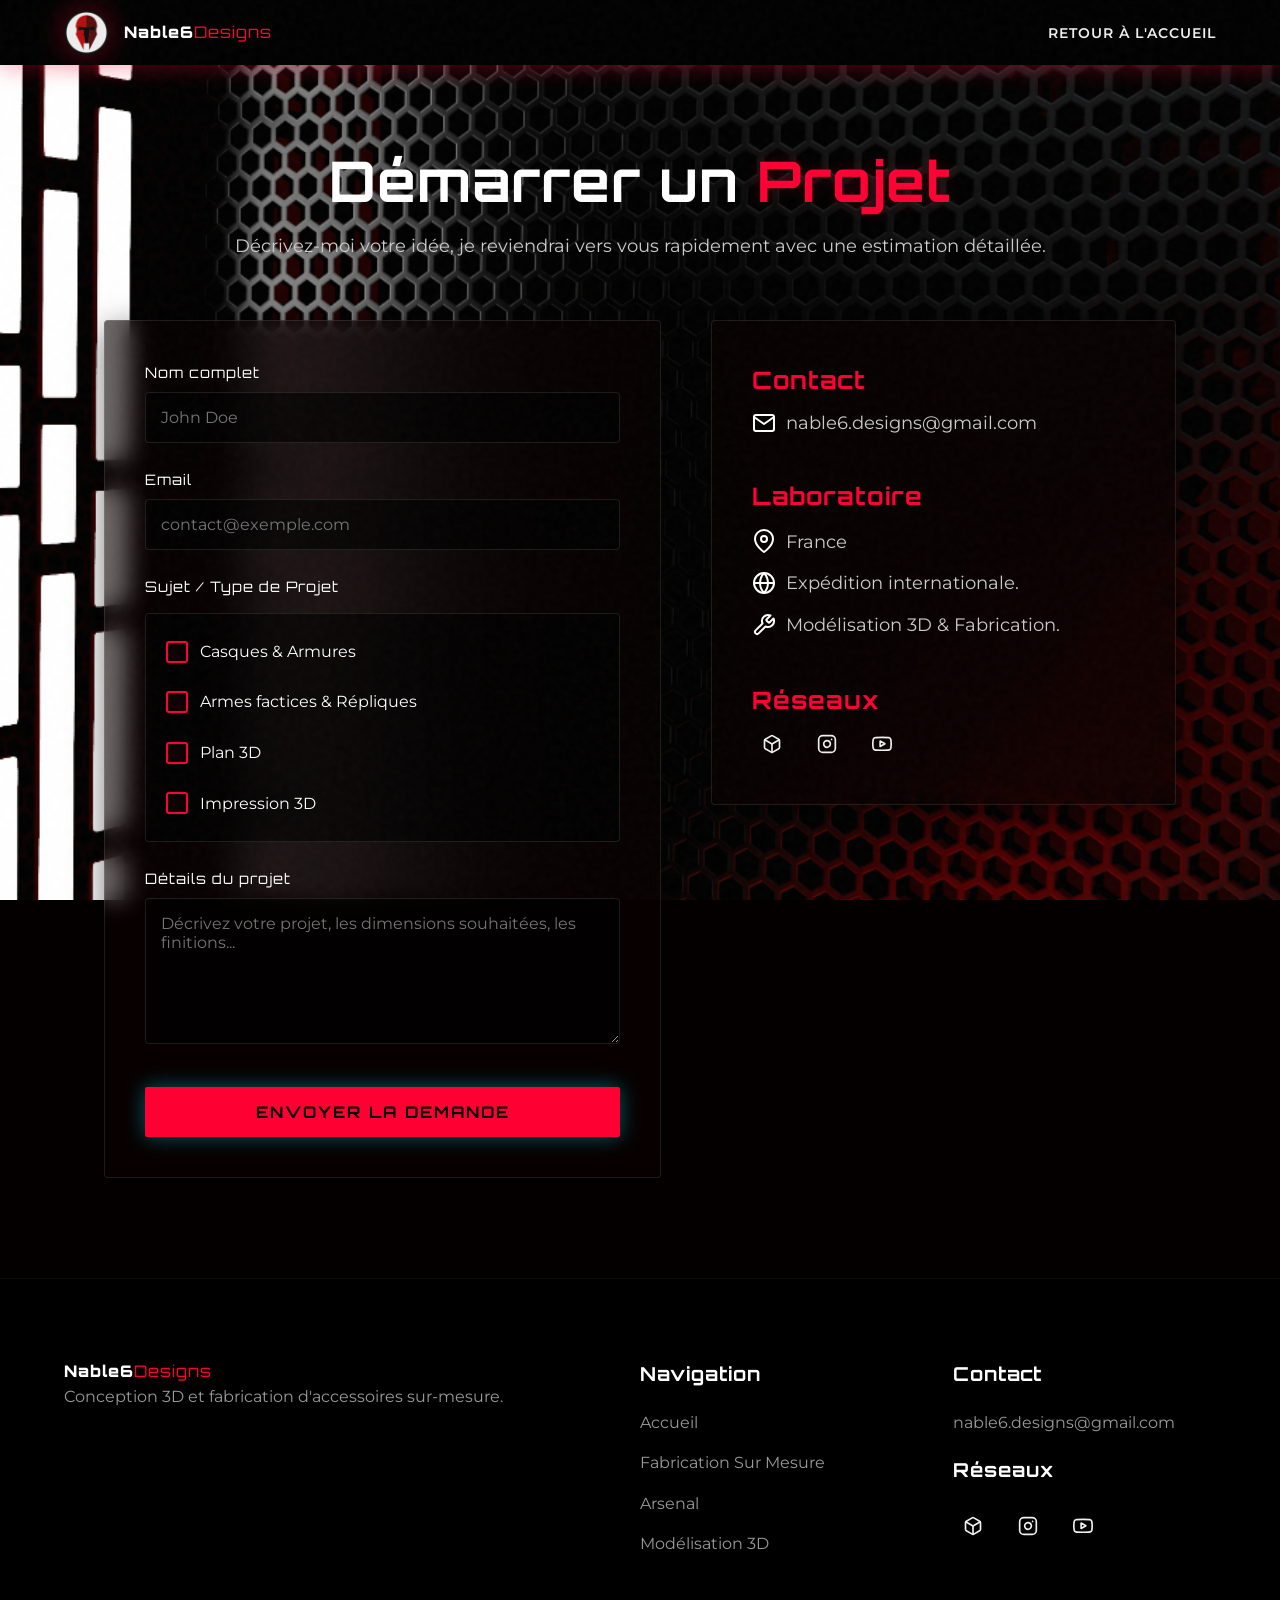
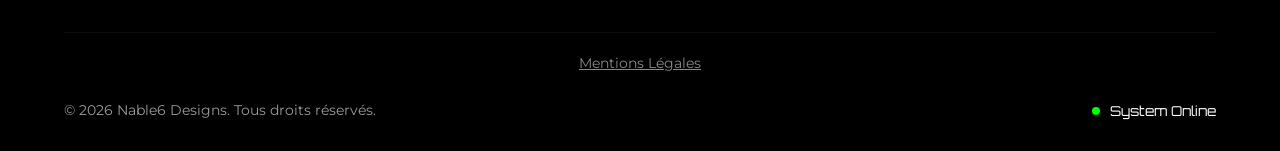
<file: projet.html>
<!DOCTYPE html>
<html lang="fr">

<head>
    <meta charset="UTF-8">
    <meta name="viewport" content="width=device-width, initial-scale=1.0">
    <link rel="icon" type="image/png" href="assets/logo_Nable6.png">
    <title>Démarrer un Projet | Nable6 Designs</title>
    <!-- Google Fonts -->
    <link rel="preconnect" href="https://fonts.googleapis.com">
    <link rel="preconnect" href="https://fonts.gstatic.com" crossorigin>
    <link
        href="https://fonts.googleapis.com/css2?family=Montserrat:wght@300;400;600;800&family=Orbitron:wght@400;700;900&display=swap"
        rel="stylesheet">
    <link rel="stylesheet" href="style.css?v=14">
    <style>
        .contact-grid {
            display: grid;
            grid-template-columns: 1.2fr 1fr;
            gap: 50px;
            align-items: start;
        }
        
        .form-input {
            width: 100%;
            padding: 15px;
            background: rgba(0,0,0,0.6);
            border: 1px solid rgba(255,255,255,0.1);
            border-radius: 4px;
            color: #fff;
            font-family: 'Montserrat', sans-serif;
            font-size: 1rem;
            outline: none;
            transition: border-color 0.3s, box-shadow 0.3s;
        }
        
        .form-input:focus {
            border-color: #ff0033;
            box-shadow: 0 0 10px rgba(255, 0, 51, 0.2);
        }
        
        .form-label {
            display: block;
            margin-bottom: 8px;
            color: #fff;
            font-family: 'Orbitron', sans-serif;
            font-size: 0.9rem;
            letter-spacing: 1px;
        }

        @media (max-width: 900px) {
            .contact-grid {
                grid-template-columns: 1fr;
            }
        }

        .custom-checkbox {
            appearance: none;
            -webkit-appearance: none;
            width: 22px;
            height: 22px;
            background-color: #0d0101;
            border: 2px solid #ff0033;
            border-radius: 3px;
            cursor: pointer;
            position: relative;
            outline: none;
            margin: 0;
            flex-shrink: 0;
        }

        .custom-checkbox:checked {
            background-color: #0d0101;
        }

        .custom-checkbox:checked::after {
            content: '';
            position: absolute;
            top: 2px;
            left: 6px;
            width: 5px;
            height: 10px;
            border: solid #ff0033;
            border-width: 0 2px 2px 0;
            transform: rotate(45deg);
        }
    </style>
</head>

<body>
    <div id="noise-overlay"></div>
    <div id="cursor-glow"></div>

    <nav class="navbar">
        <a href="index.html#home" class="nav-left" style="display: flex; align-items: center; gap: 15px; text-decoration: none;">
            <img src="assets/logo_Nable6.png" alt="Nable6 Logo"
                style="height: 45px; filter: drop-shadow(0 0 15px rgba(255, 0, 51, 0.4)); transition: var(--transition-smooth);">
            <div class="logo">
                <span class="logo-bold">Nable6</span><span class="logo-light">Designs</span>
            </div>
        </a>
        
        <div class="mobile-menu-btn">
            <span></span>
            <span></span>
            <span></span>
        </div>

        <div class="nav-right">
            <ul class="nav-links">
                <li><a href="index.html#home">Retour à l'Accueil</a></li>
            </ul>
        </div>
    </nav>

    <main style="padding-top: 150px; padding-bottom: 100px; max-width: 1200px; margin: 0 auto; padding-left: 5%; padding-right: 5%;">
        
        <div class="section-header" style="text-align: center; margin-bottom: 60px;">
            <h1 style="color: white; font-family: 'Orbitron', sans-serif; font-size: 3.5rem;">Démarrer un <span class="text-accent">Projet</span></h1>
            <p style="margin-top: 20px; color: #ccc; font-size: 1.1rem;">Décrivez-moi votre idée, je reviendrai vers vous rapidement avec une estimation détaillée.</p>
        </div>

        <div class="contact-grid">
            <!-- Form Side -->
            <div class="glass-card" style="padding: 40px;">
                <form action="https://api.web3forms.com/submit" method="POST" style="display: flex; flex-direction: column; gap: 25px;">
                    <input type="hidden" name="access_key" value="969d5cd8-74d9-4e51-8135-4b2d3c806f69">
                    <!-- Optional: Redirect to a success page or the same page -->
                    <input type="hidden" name="redirect" value="https://web3forms.com/success">
                    <div>
                        <label class="form-label">Nom complet</label>
                        <input type="text" name="name" class="form-input" placeholder="John Doe" required>
                    </div>
                    <div>
                        <label class="form-label">Email</label>
                        <input type="email" name="email" class="form-input" placeholder="contact@exemple.com" required>
                    </div>
                    <div>
                        <label class="form-label" style="margin-bottom: 15px;">Sujet / Type de Projet</label>
                        <div class="form-input" style="display: flex; flex-direction: column; gap: 15px; padding: 20px;">
                            <label style="display: flex; align-items: center; gap: 12px; cursor: pointer; color: #fff; font-size: 1rem; font-family: 'Montserrat', sans-serif; transition: color 0.3s; padding: 5px 0;">
                                <input type="checkbox" class="custom-checkbox" name="sujet" value="Casques & Armures"> Casques & Armures
                            </label>
                            <label style="display: flex; align-items: center; gap: 12px; cursor: pointer; color: #fff; font-size: 1rem; font-family: 'Montserrat', sans-serif; transition: color 0.3s; padding: 5px 0;">
                                <input type="checkbox" class="custom-checkbox" name="sujet" value="Armes factices & Répliques"> Armes factices & Répliques
                            </label>
                            <label style="display: flex; align-items: center; gap: 12px; cursor: pointer; color: #fff; font-size: 1rem; font-family: 'Montserrat', sans-serif; transition: color 0.3s; padding: 5px 0;">
                                <input type="checkbox" class="custom-checkbox" name="sujet" value="Plan 3D"> Plan 3D
                            </label>
                            <label style="display: flex; align-items: center; gap: 12px; cursor: pointer; color: #fff; font-size: 1rem; font-family: 'Montserrat', sans-serif; transition: color 0.3s; padding: 5px 0;">
                                <input type="checkbox" class="custom-checkbox" name="sujet" value="Impression 3D"> Impression 3D
                            </label>
                        </div>
                    </div>
                    <div>
                        <label class="form-label">Détails du projet</label>
                        <textarea name="message" class="form-input" rows="6" placeholder="Décrivez votre projet, les dimensions souhaitées, les finitions..." required style="resize: vertical;"></textarea>
                    </div>
                    <button type="submit" class="btn-primary" style="margin-top: 10px; border: none; width: 100%; font-size: 1rem; padding: 15px;">Envoyer la demande</button>
                </form>
            </div>

            <!-- Contact Info Side -->
            <div class="glass-card" style="padding: 40px; display: flex; flex-direction: column; gap: 40px;">
                <div>
                    <h3 style="color: var(--accent-blue); font-size: 1.5rem; margin-bottom: 10px;">Contact</h3>
                    <p style="color: #ccc; font-size: 1.1rem; display: flex; align-items: center; gap: 10px;">
                        <svg xmlns="http://www.w3.org/2000/svg" width="24" height="24" viewBox="0 0 24 24" fill="none" stroke="#ffffff" stroke-width="2" stroke-linecap="round" stroke-linejoin="round"><path d="M4 4h16c1.1 0 2 .9 2 2v12c0 1.1-.9 2-2 2H4c-1.1 0-2-.9-2-2V6c0-1.1.9-2 2-2z"></path><polyline points="22,6 12,13 2,6"></polyline></svg> nable6.designs@gmail.com
                    </p>
                </div>
                <div>
                    <h3 style="color: var(--accent-blue); font-size: 1.5rem; margin-bottom: 10px;">Laboratoire</h3>
                    <div style="color: #ccc; font-size: 1.1rem; line-height: 1.8; display: flex; flex-direction: column; gap: 10px;">
                        <div style="display: flex; align-items: center; gap: 10px;">
                            <svg xmlns="http://www.w3.org/2000/svg" width="24" height="24" viewBox="0 0 24 24" fill="none" stroke="#ffffff" stroke-width="2" stroke-linecap="round" stroke-linejoin="round"><path d="M21 10c0 7-9 13-9 13s-9-6-9-13a9 9 0 0 1 18 0z"></path><circle cx="12" cy="10" r="3"></circle></svg>
                            France
                        </div>
                        <div style="display: flex; align-items: center; gap: 10px;">
                            <svg xmlns="http://www.w3.org/2000/svg" width="24" height="24" viewBox="0 0 24 24" fill="none" stroke="#ffffff" stroke-width="2" stroke-linecap="round" stroke-linejoin="round"><circle cx="12" cy="12" r="10"></circle><line x1="2" y1="12" x2="22" y2="12"></line><path d="M12 2a15.3 15.3 0 0 1 4 10 15.3 15.3 0 0 1-4 10 15.3 15.3 0 0 1-4-10 15.3 15.3 0 0 1 4-10z"></path></svg>
                            Expédition internationale.
                        </div>
                        <div style="display: flex; align-items: center; gap: 10px;">
                            <svg xmlns="http://www.w3.org/2000/svg" width="24" height="24" viewBox="0 0 24 24" fill="none" stroke="#ffffff" stroke-width="2" stroke-linecap="round" stroke-linejoin="round"><path d="M14.7 6.3a1 1 0 0 0 0 1.4l1.6 1.6a1 1 0 0 0 1.4 0l3.77-3.77a6 6 0 0 1-7.94 7.94l-6.91 6.91a2.12 2.12 0 0 1-3-3l6.91-6.91a6 6 0 0 1 7.94-7.94l-3.76 3.76z"></path></svg>
                            Modélisation 3D & Fabrication.
                        </div>
                    </div>
                </div>
                <div>
                    <h3 style="color: var(--accent-blue); font-size: 1.5rem; margin-bottom: 5px;">Réseaux</h3>
                    <div class="social-links" style="margin-top: 0;">
                        <a href="https://cults3d.com/@Nable6" target="_blank" title="Cults3D"><svg xmlns="http://www.w3.org/2000/svg" width="20" height="20" viewBox="0 0 24 24" fill="none" stroke="currentColor" stroke-width="2" stroke-linecap="round" stroke-linejoin="round"><path d="M21 16V8a2 2 0 0 0-1-1.73l-7-4a2 2 0 0 0-2 0l-7 4A2 2 0 0 0 3 8v8a2 2 0 0 0 1 1.73l7 4a2 2 0 0 0 2 0l7-4A2 2 0 0 0 21 16z"></path><polyline points="3.27 6.96 12 12.01 20.73 6.96"></polyline><line x1="12" y1="22.08" x2="12" y2="12"></line></svg></a>
                        <a href="https://www.instagram.com/nable6_designs/" target="_blank" title="Instagram"><svg xmlns="http://www.w3.org/2000/svg" width="20" height="20" viewBox="0 0 24 24" fill="none" stroke="currentColor" stroke-width="2" stroke-linecap="round" stroke-linejoin="round"><rect x="2" y="2" width="20" height="20" rx="5" ry="5"></rect><path d="M16 11.37A4 4 0 1 1 12.63 8 4 4 0 0 1 16 11.37z"></path><line x1="17.5" y1="6.5" x2="17.51" y2="6.5"></line></svg></a>
                        <a href="https://www.youtube.com/@nable6designer107" target="_blank" title="YouTube"><svg xmlns="http://www.w3.org/2000/svg" width="20" height="20" viewBox="0 0 24 24" fill="none" stroke="currentColor" stroke-width="2" stroke-linecap="round" stroke-linejoin="round"><path d="M22.54 6.42a2.78 2.78 0 0 0-1.94-2C18.88 4 12 4 12 4s-6.88 0-8.6.46a2.78 2.78 0 0 0-1.94 2A29 29 0 0 0 1 11.75a29 29 0 0 0 .46 5.33 2.78 2.78 0 0 0 1.94 2c1.72.46 8.6.46 8.6.46s6.88 0 8.6-.46a2.78 2.78 0 0 0 1.94-2 29 29 0 0 0 .46-5.33 29 29 0 0 0-.46-5.33z"></path><polygon points="9.75 15.02 15.5 11.75 9.75 8.48 9.75 15.02"></polygon></svg></a>
                    </div>
                </div>
            </div>
        </div>

    </main>

    <footer>
        <div class="footer-content">
            <div class="footer-brand">
                <div class="logo">
                    <span class="logo-bold">Nable6</span><span class="logo-light">Designs</span>
                </div>
                <p>Conception 3D et fabrication d'accessoires sur-mesure.</p>
            </div>
            <div class="footer-links">
                <h4>Navigation</h4>
                <a href="index.html#home">Accueil</a>
                <a href="index.html#custom-project">Fabrication Sur Mesure</a>
                <a href="index.html#expertise">Arsenal</a>
                <a href="index.html#portfolio">Modélisation 3D</a>
            </div>
            <div class="footer-contact" id="contact">
                <h4>Contact</h4>
                <p>nable6.designs@gmail.com</p>
                <h4 style="margin-top: 20px;">Réseaux</h4>
                <div class="social-links">
                    <a href="https://cults3d.com/@Nable6" target="_blank" title="Cults3D"><svg xmlns="http://www.w3.org/2000/svg" width="20" height="20" viewBox="0 0 24 24" fill="none" stroke="currentColor" stroke-width="2" stroke-linecap="round" stroke-linejoin="round"><path d="M21 16V8a2 2 0 0 0-1-1.73l-7-4a2 2 0 0 0-2 0l-7 4A2 2 0 0 0 3 8v8a2 2 0 0 0 1 1.73l7 4a2 2 0 0 0 2 0l7-4A2 2 0 0 0 21 16z"></path><polyline points="3.27 6.96 12 12.01 20.73 6.96"></polyline><line x1="12" y1="22.08" x2="12" y2="12"></line></svg></a>
                    <a href="https://www.instagram.com/nable6_designs/" target="_blank" title="Instagram"><svg xmlns="http://www.w3.org/2000/svg" width="20" height="20" viewBox="0 0 24 24" fill="none" stroke="currentColor" stroke-width="2" stroke-linecap="round" stroke-linejoin="round"><rect x="2" y="2" width="20" height="20" rx="5" ry="5"></rect><path d="M16 11.37A4 4 0 1 1 12.63 8 4 4 0 0 1 16 11.37z"></path><line x1="17.5" y1="6.5" x2="17.51" y2="6.5"></line></svg></a>
                    <a href="https://www.youtube.com/@nable6designer107" target="_blank" title="YouTube"><svg xmlns="http://www.w3.org/2000/svg" width="20" height="20" viewBox="0 0 24 24" fill="none" stroke="currentColor" stroke-width="2" stroke-linecap="round" stroke-linejoin="round"><path d="M22.54 6.42a2.78 2.78 0 0 0-1.94-2C18.88 4 12 4 12 4s-6.88 0-8.6.46a2.78 2.78 0 0 0-1.94 2A29 29 0 0 0 1 11.75a29 29 0 0 0 .46 5.33 2.78 2.78 0 0 0 1.94 2c1.72.46 8.6.46 8.6.46s6.88 0 8.6-.46a2.78 2.78 0 0 0 1.94-2 29 29 0 0 0 .46-5.33 29 29 0 0 0-.46-5.33z"></path><polygon points="9.75 15.02 15.5 11.75 9.75 8.48 9.75 15.02"></polygon></svg></a>
                </div>
            </div>
        </div>
        <div class="footer-bottom" style="flex-direction: column; gap: 15px; align-items: center; text-align: center;">
            <div class="legal-mentions" style="font-size: 0.85rem; color: #888;">
                <a href="mentions-legales.html" style="color: #888; text-decoration: underline;">Mentions Légales</a>
            </div>
            <div style="display: flex; justify-content: space-between; width: 100%; align-items: center; margin-top: 10px; flex-wrap: wrap; gap: 15px;">
                <p style="margin: 0;">&copy; 2026 Nable6 Designs. Tous droits réservés.</p>
                <div class="sys-status">
                    <span class="status-dot"></span> System Online
                </div>
            </div>
        </div>
    </footer>

    <script src="main.js"></script>
</body>

</html>
</file>
<file: style.css>
:root {
    --bg-color: #050000;
    --bg-color-light: #0d0101;
    --text-color: #f0f0f0;
    --text-muted: #999999;
    --accent-blue: #ff0033; /* Red accent */
    --accent-blue-dim: rgba(255, 0, 51, 0.2);
    --accent-cyan: #ffffff; /* White accent */
    --glass-bg: rgba(10, 0, 0, 0.6);
    --glass-border: rgba(255, 255, 255, 0.1);
    
    --font-heading: 'Orbitron', sans-serif;
    --font-body: 'Montserrat', sans-serif;
    
    --transition-fast: 0.2s ease;
    --transition-smooth: 0.4s cubic-bezier(0.16, 1, 0.3, 1);
}

* {
    margin: 0;
    padding: 0;
    box-sizing: border-box;
}

html {
    scroll-behavior: smooth;
    background-color: var(--bg-color);
    color: var(--text-color);
    font-family: var(--font-body);
    font-size: 16px;
    line-height: 1.6;
    overflow-x: hidden;
}

body {
    position: relative;
    min-height: 100vh;
    background-image: url('assets/hex_bg.png');
    background-attachment: fixed;
    background-size: cover;
    background-position: center;
}

/* Typography */
h1, h2, h3, h4, .logo {
    font-family: var(--font-heading);
    letter-spacing: 1px;
}

h1 { font-size: 5rem; line-height: 1.1; margin-bottom: 1rem; color: #fff; }
h2 { font-size: 3rem; color: #fff; margin-bottom: 1rem; }
h3 { font-size: 1.5rem; color: #fff; margin-bottom: 1rem; }
h4 { font-size: 1.2rem; margin-bottom: 0.5rem; }

p { color: var(--text-muted); }

.text-accent {
    color: var(--accent-blue);
    text-shadow: 0 0 15px var(--accent-blue-dim);
}

/* UI Elements */
.glass-panel, .glass-card {
    background: var(--glass-bg);
    backdrop-filter: blur(12px);
    -webkit-backdrop-filter: blur(12px);
    border: 1px solid var(--glass-border);
    border-radius: 4px; /* Industrial sharp edges */
    box-shadow: 0 8px 32px rgba(0,0,0,0.5);
}

/* Background Effects */
#noise-overlay {
    position: fixed;
    top: 0; left: 0; width: 100%; height: 100%;
    pointer-events: none;
    z-index: 1000;
    opacity: 0.03;
    background: url('data:image/svg+xml;utf8,<svg viewBox="0 0 200 200" xmlns="http://www.w3.org/2000/svg"><filter id="noiseFilter"><feTurbulence type="fractalNoise" baseFrequency="0.65" numOctaves="3" stitchTiles="stitch"/></filter><rect width="100%" height="100%" filter="url(%23noiseFilter)"/></svg>');
}

#cursor-glow {
    position: fixed;
    width: 400px;
    height: 400px;
    background: radial-gradient(circle, var(--accent-blue-dim) 0%, rgba(0,0,0,0) 70%);
    border-radius: 50%;
    transform: translate(-50%, -50%);
    pointer-events: none;
    z-index: 0;
    transition: opacity 0.3s;
    opacity: 0;
}

/* Buttons */
a { text-decoration: none; color: inherit; }

.btn-primary, .btn-secondary, .btn-outline {
    display: inline-block;
    padding: 12px 28px;
    font-family: var(--font-heading);
    font-weight: 700;
    font-size: 0.9rem;
    text-transform: uppercase;
    letter-spacing: 2px;
    cursor: pointer;
    transition: var(--transition-smooth);
    border-radius: 2px;
    position: relative;
    overflow: hidden;
}

.btn-primary {
    background: var(--accent-blue);
    color: var(--bg-color);
    border: 1px solid var(--accent-blue);
    box-shadow: 0 0 20px rgba(0, 224, 255, 0.4);
}

.btn-primary:hover {
    background: #fff;
    box-shadow: 0 0 30px rgba(0, 224, 255, 0.8);
    transform: translateY(-2px);
}

.btn-secondary {
    background: transparent;
    color: #fff;
    border: 1px solid rgba(255, 255, 255, 0.2);
}

.btn-secondary:hover {
    border-color: #fff;
    background: rgba(255, 255, 255, 0.05);
}

.btn-outline {
    border: 1px solid var(--accent-blue);
    color: var(--accent-blue);
}

.btn-outline:hover {
    background: var(--accent-blue-dim);
}

/* Navbar */
.navbar {
    position: fixed;
    top: 0; left: 0; width: 100%;
    padding: 10px 5%;
    display: flex;
    justify-content: space-between;
    align-items: center;
    z-index: 100;
    transition: var(--transition-smooth);
    background: #000;
    backdrop-filter: none;
    box-shadow: 0 4px 20px rgba(255, 0, 51, 0.3);
}

.nav-left, .nav-right {
    flex: 1;
    display: flex;
    align-items: center;
}

.nav-left {
    justify-content: flex-start;
}

.nav-right {
    justify-content: flex-end;
    gap: 30px;
}

.nav-center {
    display: flex;
    justify-content: center;
    align-items: center;
    flex: 0 0 auto;
}

.center-logo {
    height: 45px;
    width: auto;
    filter: drop-shadow(0 0 15px rgba(255, 0, 51, 0.4));
    transition: var(--transition-smooth);
}

.navbar.scrolled .center-logo {
    height: 45px;
}

.navbar.scrolled {
    background: #000;
    backdrop-filter: none;
    border-bottom: none;
    padding: 10px 5%;
    box-shadow: 0 4px 20px rgba(255, 0, 51, 0.5); /* Slightly stronger shadow when scrolled */
}

.logo-bold { font-weight: 900; color: #fff; }
.logo-light { font-weight: 400; color: var(--accent-blue); }

.nav-links {
    list-style: none;
    display: flex;
    gap: 30px;
}

.nav-links a {
    font-size: 0.85rem;
    font-weight: 600;
    text-transform: uppercase;
    letter-spacing: 1px;
    position: relative;
    color: var(--text-color);
    transition: var(--transition-fast);
}

.nav-links a:hover {
    color: var(--accent-blue);
}

.nav-links a::after {
    content: '';
    position: absolute;
    bottom: -5px;
    left: 0;
    width: 0;
    height: 1px;
    background: var(--accent-blue);
    transition: var(--transition-fast);
}

.nav-links a:hover::after { width: 100%; }


/* Mobile Menu Button */
.mobile-menu-btn {
    display: none;
    cursor: pointer;
    flex-direction: column;
    gap: 5px;
    z-index: 1000;
}

.mobile-menu-btn span {
    display: block;
    width: 25px;
    height: 2px;
    background-color: var(--accent-blue);
    transition: var(--transition-smooth);
}

@media (max-width: 900px) {
    .mobile-menu-btn {
        display: flex;
    }

    .nav-right {
        position: fixed;
        top: 0;
        right: -100%;
        width: 100%;
        height: 100vh;
        background: rgba(5, 0, 0, 0.98);
        backdrop-filter: blur(15px);
        flex-direction: column;
        justify-content: center;
        align-items: center;
        transition: var(--transition-smooth);
        gap: 40px;
    }

    .nav-right.active {
        right: 0;
    }

    .nav-links {
        flex-direction: column;
        align-items: center;
        gap: 40px;
    }

    .nav-links a {
        font-size: 1.2rem;
    }

    /* Hamburger to X animation */
    .mobile-menu-btn.active span:nth-child(1) {
        transform: translateY(7px) rotate(45deg);
    }
    .mobile-menu-btn.active span:nth-child(2) {
        opacity: 0;
    }
    .mobile-menu-btn.active span:nth-child(3) {
        transform: translateY(-7px) rotate(-45deg);
    }
}

/* Hero */
.hero {
    height: 25vh;
    display: flex;
    align-items: center;
    padding: 0 5%;
    position: relative;
}

.hero-overlay {
    position: absolute;
    top: 0; left: 0; width: 100%; height: 100%;
    background: linear-gradient(90deg, var(--bg-color) 0%, rgba(5,0,0,0.8) 40%, transparent 100%);
    z-index: -1;
}

.hero-content {
    max-width: 950px;
    padding: 3rem;
    z-index: 10;
    margin: 0 auto;
    text-align: center;
    border-bottom: 3px solid var(--accent-blue);
    background: var(--glass-bg);
    backdrop-filter: blur(12px);
    border-radius: 4px;
    box-shadow: 0 15px 50px rgba(0,0,0,0.8);
}

.hero-badge {
    color: var(--accent-blue);
    font-size: 0.8rem;
    font-family: var(--font-heading);
    letter-spacing: 3px;
    margin-bottom: 1.5rem;
    display: inline-block;
    padding: 5px 10px;
    border: 1px solid var(--accent-blue-dim);
    background: rgba(0, 224, 255, 0.05);
}

.hero-actions {
    margin-top: 3rem;
    display: flex;
    justify-content: center;
    flex-wrap: nowrap;
    gap: 15px;
}

/* Scroll indicator */
.scroll-indicator {
    position: absolute;
    bottom: 40px;
    left: 50%;
    transform: translateX(-50%);
    opacity: 0.6;
}

.mouse {
    width: 26px;
    height: 42px;
    border: 2px solid #fff;
    border-radius: 13px;
    position: relative;
}

.wheel {
    width: 4px;
    height: 8px;
    background: var(--accent-blue);
    border-radius: 2px;
    position: absolute;
    top: 6px;
    left: 50%;
    transform: translateX(-50%);
    animation: scroll 1.5s infinite;
}

@keyframes scroll {
    0% { top: 6px; opacity: 1; }
    100% { top: 22px; opacity: 0; }
}

/* Custom CTA Section */
.custom-cta-section {
    padding: 80px 5%;
    background: transparent;
    position: relative;
    border-bottom: 1px solid rgba(255,255,255,0.05);
}

.cta-container {
    max-width: 1000px;
    margin: 0 auto;
    padding: 60px 40px;
    display: flex;
    flex-direction: column;
    align-items: center;
    text-align: center;
    position: relative;
    overflow: hidden;
    border-top: 1px solid var(--accent-blue-dim);
    box-shadow: 0 20px 50px rgba(0,0,0,0.5), inset 0 0 50px rgba(255, 0, 51, 0.05);
}

.cta-visual {
    position: relative;
    width: 80px;
    height: 80px;
    margin-bottom: 30px;
    display: flex;
    justify-content: center;
    align-items: center;
}

.cta-glow {
    position: absolute;
    inset: 0;
    background: radial-gradient(circle, var(--accent-blue) 0%, transparent 70%);
    opacity: 0.2;
    filter: blur(10px);
    animation: pulse 4s infinite alternate;
}

.cta-icon {
    font-size: 2.5rem;
    position: relative;
    z-index: 2;
    text-shadow: 0 0 15px var(--accent-blue);
}

@keyframes pulse {
    0% { transform: scale(0.8); opacity: 0.1; }
    100% { transform: scale(1.2); opacity: 0.3; }
}

.cta-content h2 {
    font-size: 2.5rem;
    margin-bottom: 20px;
}

.cta-content p {
    font-size: 1.1rem;
    max-width: 700px;
    margin: 0 auto 20px;
    color: #ccc;
    line-height: 1.8;
}

.cta-content .cta-highlight {
    color: #fff;
    font-weight: 600;
    margin-bottom: 40px;
    font-size: 1.2rem;
}

.cta-btn {
    padding: 15px 40px;
    font-size: 1rem;
    box-shadow: 0 0 25px rgba(255, 0, 51, 0.3);
}

.cta-btn:hover {
    box-shadow: 0 0 40px rgba(255, 0, 51, 0.6);
}

/* Specific Service 3D Extended Width & Shape */
#service-3d {
    width: 100vw;
    margin-left: calc(-50vw + 50%);
    padding: 100px 5%; /* Adjusted padding */
    background: rgba(5, 0, 0, 0.95); /* Extremely dark, barely transparent version of var(--bg-color) */
    filter: drop-shadow(0 0 6px rgba(255, 0, 51, 0.5)); /* Fine red shadow for depth */
    scroll-margin-top: 180px; /* OFFSET THE SCROLL POSITION TO PREVENT OVERSCROLLING PAST THE HEADER */
    /* Medium exact match to reference diagram with slightly steeper slopes */
    clip-path: polygon(
        0 100px,
        15vw 100px, 
        25vw 0, /* Increased slope angle by reducing horizontal span from 30vw to 25vw */
        100% 0, 
        100% calc(100% - 100px), 
        85vw calc(100% - 100px), 
        75vw 100%, /* Increased slope angle symmetrically here too */
        0 100%
    );
}

#custom-project {
    width: 100vw;
    margin-left: calc(-50vw + 50%);
    padding: 100px 5%;
    background: transparent;
    scroll-margin-top: 0;
}

.carousel-wrapper {
    position: relative;
    max-width: 1300px;
    margin: 0 auto;
    display: flex;
    align-items: center;
}
.carousel-indicators {
    display: flex;
    justify-content: center;
    gap: 15px;
    margin-top: 20px;
}
.carousel-indicators .dot {
    width: 12px;
    height: 12px;
    border-radius: 50%;
    background-color: var(--glass-border);
    border: none;
    cursor: pointer;
    transition: var(--transition-fast);
}
.carousel-indicators .dot.active {
    background-color: var(--accent-blue);
    box-shadow: 0 0 10px var(--accent-blue);
    transform: scale(1.2);
}
.carousel-btn {
    background: transparent;
    border: none;
    color: var(--accent-blue);
    font-size: 3rem;
    font-family: var(--font-heading);
    cursor: pointer;
    padding: 0 15px;
    transition: var(--transition-fast);
    z-index: 10;
    opacity: 0.7;
}
.carousel-btn:hover {
    color: #fff;
    opacity: 1;
    text-shadow: 0 0 15px var(--accent-blue);
}
@media (max-width: 900px) {
    .carousel-btn {
        display: none; /* Hide arrows on mobile */
    }
}
.carousel-container {
    display: flex;
    overflow-x: auto;
    gap: 30px;
    padding: 20px 5px 40px;
    scroll-snap-type: x mandatory;
    scrollbar-width: none;
    max-width: 1200px;
    margin: 0 auto;
    width: 100%;
}
.carousel-container::-webkit-scrollbar {
    display: none;
}
.carousel-card {
    position: relative;
    min-width: 100%;
    flex-shrink: 0;
    scroll-snap-align: center;
    border-radius: 20px; /* Bords arrondis */
    padding: 40px 30px;
    display: flex;
    flex-direction: column;
    align-items: center;
    justify-content: center;
    min-height: 500px;
    transition: var(--transition-smooth);
    border: 1px solid var(--accent-blue);
    box-shadow: 0 0 20px rgba(255, 0, 51, 0.3), inset 0 0 10px rgba(255, 0, 51, 0.1);
}
.carousel-card:hover {
    transform: translateY(-5px);
    box-shadow: 0 0 35px rgba(255, 0, 51, 0.6), inset 0 0 20px rgba(255, 0, 51, 0.2);
    border-color: #fff;
}

.slide-number {
    position: absolute;
    bottom: 20px;
    right: 30px;
    font-family: var(--font-heading);
    font-size: 3rem;
    font-weight: 900;
    color: var(--accent-blue);
    opacity: 0.15;
    letter-spacing: 2px;
    user-select: none;
    pointer-events: none;
}

/* Lightsaber sweep animation following the exact polygon contour */
/* Top contour (reverse: right to left) */
#service-3d::before {
    content: '';
    position: absolute;
    inset: 0;
    pointer-events: none;
    z-index: 10;
    
    background-image: 
        linear-gradient(#fff, #fff),
        url("data:image/svg+xml,%3Csvg xmlns='http://www.w3.org/2000/svg' preserveAspectRatio='none' viewBox='0 0 100 100'%3E%3Cline x1='0' y1='100' x2='100' y2='0' stroke='white' stroke-width='4' vector-effect='non-scaling-stroke' /%3E%3C/svg%3E"),
        linear-gradient(#fff, #fff);
        
    background-size: 
        15vw 2px,
        10vw 100px,
        75vw 2px;
        
    background-position:
        left 0 top 100px,
        left 15vw top 0,
        left 25vw top 0;
        
    background-repeat: no-repeat;
    
    filter: drop-shadow(0 0 5px var(--accent-blue)) drop-shadow(0 0 10px var(--accent-blue)) drop-shadow(0 0 25px var(--accent-blue));
    
    animation: lightsaber-sweep-reverse 7s cubic-bezier(0.8, 0, 0.2, 1) infinite;
}

/* Bottom contour (normal: left to right) */
#service-3d::after {
    content: '';
    position: absolute;
    inset: 0;
    pointer-events: none;
    z-index: 10;
    
    background-image: 
        linear-gradient(#fff, #fff),
        url("data:image/svg+xml,%3Csvg xmlns='http://www.w3.org/2000/svg' preserveAspectRatio='none' viewBox='0 0 100 100'%3E%3Cline x1='0' y1='100' x2='100' y2='0' stroke='white' stroke-width='4' vector-effect='non-scaling-stroke' /%3E%3C/svg%3E"),
        linear-gradient(#fff, #fff);
        
    background-size: 
        75vw 2px,
        10vw 100px,
        15vw 2px;
        
    background-position:
        left 0 bottom 0,
        left 75vw bottom 0,
        left 85vw bottom 100px;
        
    background-repeat: no-repeat;
    
    filter: drop-shadow(0 0 5px var(--accent-blue)) drop-shadow(0 0 10px var(--accent-blue)) drop-shadow(0 0 25px var(--accent-blue));
    
    animation: lightsaber-sweep 7s cubic-bezier(0.8, 0, 0.2, 1) infinite;
}

@keyframes lightsaber-sweep {
    0% { clip-path: polygon(0 0, 0 0, 0 100%, 0 100%); opacity: 0; }
    5% { clip-path: polygon(0 0, 0 0, 0 100%, 0 100%); opacity: 1; }
    20% { clip-path: polygon(0 0, 100% 0, 100% 100%, 0 100%); opacity: 1; }
    60% { clip-path: polygon(0 0, 100% 0, 100% 100%, 0 100%); opacity: 1; }
    75% { clip-path: polygon(100% 0, 100% 0, 100% 100%, 100% 100%); opacity: 1; }
    80% { clip-path: polygon(100% 0, 100% 0, 100% 100%, 100% 100%); opacity: 0; }
    100% { clip-path: polygon(0 0, 0 0, 0 100%, 0 100%); opacity: 0; }
}

@keyframes lightsaber-sweep-reverse {
    0% { clip-path: polygon(100% 0, 100% 0, 100% 100%, 100% 100%); opacity: 0; }
    5% { clip-path: polygon(100% 0, 100% 0, 100% 100%, 100% 100%); opacity: 1; }
    20% { clip-path: polygon(0 0, 100% 0, 100% 100%, 0 100%); opacity: 1; }
    60% { clip-path: polygon(0 0, 100% 0, 100% 100%, 0 100%); opacity: 1; }
    75% { clip-path: polygon(0 0, 0 0, 0 100%, 0 100%); opacity: 1; }
    80% { clip-path: polygon(0 0, 0 0, 0 100%, 0 100%); opacity: 0; }
    100% { clip-path: polygon(100% 0, 100% 0, 100% 100%, 100% 100%); opacity: 0; }
}

#service-3d .cta-container {
    background: transparent;
    border: none;
    box-shadow: none;
    backdrop-filter: none;
    max-width: 1200px;
    transform: translateX(5vw); /* Shift to the right to visually center within the asymmetric cutouts */
}

#custom-project .cta-container {
    background: transparent;
    border: none;
    box-shadow: none;
    backdrop-filter: none;
    max-width: 1200px;
}

/* Service Layouts */
.reverse-layout, .standard-layout {
    text-align: left;
    gap: 50px;
    align-items: center;
    justify-content: space-between;
}

.reverse-layout {
    flex-direction: row-reverse;
}

.standard-layout {
    flex-direction: row;
}

.reverse-layout .cta-content, .standard-layout .cta-content {
    flex: 1;
}

.reverse-layout .cta-content p, .standard-layout .cta-content p {
    margin: 0 0 20px 0;
}

.service-badge {
    color: var(--accent-blue);
    font-size: 0.8rem;
    font-family: var(--font-heading);
    letter-spacing: 3px;
    margin-bottom: 1rem;
    display: inline-block;
}

.service-features {
    list-style: none;
    margin-bottom: 30px;
}

.service-features li {
    margin-bottom: 10px;
    color: var(--text-muted);
    display: flex;
    align-items: center;
    gap: 10px;
}

.service-features li span {
    color: var(--accent-blue);
    font-weight: bold;
}

/* 3D Wireframe Cube Animation */
.visual-large {
    width: 180px;
    height: 180px;
    flex-shrink: 0;
    perspective: 800px;
    position: relative;
    top: 30px; /* Push the GIF down slightly */
}

.visual-large img,
.visual-large video {
    border: 2px solid var(--accent-blue);
    border-radius: 8px;
    box-shadow: 0 0 20px rgba(255, 0, 51, 0.4), inset 0 0 15px rgba(255, 0, 51, 0.2);
    padding: 10px;
    background: rgba(0, 0, 0, 0.6);
    backdrop-filter: blur(5px);
    transition: var(--transition-smooth);
    /* Crop bottom more aggressively to align with the button */
    height: 75%;
    width: 100%;
    object-fit: cover;
    object-position: top center;
}

.visual-large img:hover,
.visual-large video:hover {
    box-shadow: 0 0 35px rgba(255, 0, 51, 0.7), inset 0 0 20px rgba(255, 0, 51, 0.4);
    transform: scale(1.02);
}

.glow-blue {
    background: radial-gradient(circle, rgba(255, 255, 255, 0.8) 0%, transparent 70%);
}

.cta-wireframe-cube {
    width: 150px;
    height: 150px;
    position: relative;
    transform-style: preserve-3d;
    animation: rotateCube 15s infinite linear;
    z-index: 5;
}

.cube-face {
    position: absolute;
    width: 150px;
    height: 150px;
    border: 2px solid var(--accent-blue);
    background: rgba(255, 0, 51, 0.05); /* very light red tint */
    box-shadow: inset 0 0 20px rgba(255, 0, 51, 0.2);
}

.cube-face.front  { transform: translateZ(75px); }
.cube-face.back   { transform: rotateY(180deg) translateZ(75px); }
.cube-face.right  { transform: rotateY(90deg) translateZ(75px); }
.cube-face.left   { transform: rotateY(-90deg) translateZ(75px); }
.cube-face.top    { transform: rotateX(90deg) translateZ(75px); }
.cube-face.bottom { transform: rotateX(-90deg) translateZ(75px); }

@keyframes rotateCube {
    0% { transform: rotateX(0deg) rotateY(0deg) rotateZ(0deg); }
    100% { transform: rotateX(360deg) rotateY(360deg) rotateZ(360deg); }
}

@media (max-width: 900px) {
    .reverse-layout, .standard-layout {
        flex-direction: column;
        text-align: center;
    }
    .reverse-layout .cta-content p, .standard-layout .cta-content p {
        margin: 0 auto 20px;
    }
    .service-features li {
        justify-content: center;
    }
}

/* Custom Project Spacing */
#custom-project {
    margin-top: 100px;
}

#expertise {
    padding-top: 40px;
    scroll-margin-top: 100px;
}

/* Sections */
section:not(.hero) {
    padding: 120px 5%;
}

.section-header {
    margin-bottom: 60px;
}

.line-deco {
    height: 1px;
    width: 100px;
    background: var(--accent-blue);
    margin-top: 15px;
    position: relative;
}

.line-deco::before {
    content: '';
    position: absolute;
    left: 0;
    top: -2px;
    width: 5px;
    height: 5px;
    background: var(--accent-blue);
}

/* Gallery / Arsenal */
.gallery-grid {
    display: grid;
    grid-template-columns: repeat(3, 1fr);
    gap: 30px;
    max-width: 1200px;
    margin: 0 auto;
}

@media (max-width: 900px) {
    .gallery-grid {
        grid-template-columns: repeat(2, 1fr);
    }
}

@media (max-width: 600px) {
    .gallery-grid {
        grid-template-columns: 1fr;
    }
}

.gallery-item {
    aspect-ratio: 1 / 1;
    display: flex;
    justify-content: center;
    align-items: center;
    border-radius: 20px;
    background: var(--glass-bg);
    border: 1px solid #000;
    box-shadow: 0 0 20px rgba(255, 0, 51, 0.3), inset 0 0 10px rgba(255, 0, 51, 0.1);
    transition: var(--transition-smooth);
    position: relative;
    overflow: hidden;
}

.gallery-bg {
    position: absolute;
    top: 0;
    left: 0;
    width: 100%;
    height: 100%;
    background-size: cover;
    background-position: center;
    display: flex;
    justify-content: center;
    align-items: center;
    transition: height var(--transition-smooth);
    z-index: 0;
}

.gallery-item.style-2:hover .gallery-bg {
    height: calc(100% - 65px);
}

.gallery-item:hover {
    transform: translateY(-5px);
    border-color: #fff;
    box-shadow: 0 0 35px rgba(255, 0, 51, 0.6), inset 0 0 20px rgba(255, 0, 51, 0.2);
}

.placeholder-icon {
    font-size: 3rem;
    opacity: 0.2;
    filter: grayscale(100%);
    transition: var(--transition-smooth);
}

.gallery-item:hover .placeholder-icon {
    opacity: 0.5;
    transform: scale(1.1);
}

.gallery-overlay {
    position: absolute;
    bottom: 0;
    left: 0;
    width: 100%;
    height: 65px;
    background: rgba(0, 0, 0, 0.75);
    backdrop-filter: blur(5px);
    -webkit-backdrop-filter: blur(5px);
    padding: 15px 20px;
    display: flex;
    justify-content: space-between;
    align-items: center;
    border-top: 1px solid rgba(255, 0, 51, 0.2);
    z-index: 1;
}

.gallery-title {
    font-family: var(--font-heading);
    font-size: 1.1rem;
    color: #fff;
    font-weight: 700;
}

.gallery-price {
    font-family: var(--font-heading);
    color: var(--accent-blue);
    font-weight: 900;
    font-size: 1.2rem;
    text-shadow: 0 0 10px rgba(255, 0, 51, 0.5);
}

/* Style 1: Toujours visible */
.gallery-item.style-1 .gallery-overlay {
    opacity: 1;
    transform: translateY(0);
}

/* Style 2: Visible au hover seulement (glisse vers le haut) */
.gallery-item.style-2 .gallery-overlay {
    opacity: 0;
    transform: translateY(100%);
    transition: var(--transition-smooth);
}

.gallery-item.style-2:hover .gallery-overlay {
    opacity: 1;
    transform: translateY(0);
}

/* Expertise */
.cards-container {
    display: grid;
    grid-template-columns: repeat(3, 1fr);
    gap: 30px;
}

.card {
    padding: 40px 30px;
    position: relative;
    overflow: hidden;
    transition: var(--transition-smooth);
    min-height: 350px;
    display: flex;
    flex-direction: column;
}

.card:hover {
    transform: translateY(-10px);
    border-color: var(--accent-blue-dim);
    box-shadow: 0 15px 40px rgba(0,0,0,0.8);
}

/* Card 3 (Nable6 Lab) Unique Shape */
.cards-container .card:nth-child(3) {
    border-radius: 0;
    clip-path: polygon(
        40px 0, 
        100% 0, 
        100% calc(100% - 40px), 
        calc(100% - 40px) 100%, 
        0 100%, 
        0 40px
    );
    background: linear-gradient(135deg, rgba(10, 0, 0, 0.4) 0%, rgba(20, 0, 0, 0.8) 100%);
    box-shadow: inset 0 0 0 1px var(--glass-border);
}

/* Card 3 Tech Accent */
.cards-container .card:nth-child(3)::before {
    content: '';
    position: absolute;
    left: 0;
    top: 30%;
    width: 3px;
    height: 40%;
    background: var(--accent-blue);
    box-shadow: 0 0 15px var(--accent-blue);
    opacity: 0.8;
}

.card-icon {
    font-family: var(--font-heading);
    font-size: 3rem;
    font-weight: 900;
    color: rgba(255,255,255,0.05);
    position: absolute;
    top: 20px;
    right: 20px;
    line-height: 1;
}

.card-tech-lines {
    position: absolute;
    bottom: 0; right: 0;
    width: 100px; height: 100px;
    background: radial-gradient(circle at bottom right, var(--accent-blue-dim), transparent 60%);
    opacity: 0.5;
}

.card-featured {
    padding: 0;
    grid-column: span 1;
}

.card-featured .card-bg {
    position: absolute;
    inset: 0;
    background-size: cover;
    background-position: center;
    transition: var(--transition-smooth);
}

.card-featured:hover .card-bg {
    transform: scale(1.05);
}

.card-overlay {
    position: absolute;
    inset: 0;
    background: linear-gradient(to top, var(--bg-color), rgba(5,0,0,0.2));
    padding: 40px 30px;
    display: flex;
    flex-direction: column;
    justify-content: flex-end;
}

.link-arrow {
    margin-top: 20px;
    color: var(--accent-blue);
    font-family: var(--font-heading);
    font-weight: 700;
    display: inline-flex;
    align-items: center;
    gap: 10px;
    transition: var(--transition-fast);
}

.link-arrow:hover {
    gap: 15px;
}

/* Lab Section */
.lab-section {
    background: var(--bg-color-light);
    position: relative;
}

.lab-container {
    display: grid;
    grid-template-columns: 1fr 1fr;
    gap: 50px;
    align-items: center;
}

.lab-image {
    height: 500px;
    background-size: cover;
    background-position: center;
    position: relative;
    border: 1px solid rgba(255,255,255,0.1);
}

.lab-overlay {
    position: absolute;
    inset: 0;
    background: rgba(0,0,0,0.3);
    overflow: hidden;
}

.scanner-line {
    width: 100%;
    height: 2px;
    background: var(--accent-blue);
    box-shadow: 0 0 10px var(--accent-blue), 0 0 30px var(--accent-blue);
    position: absolute;
    top: 0;
    animation: scan 4s ease-in-out infinite alternate;
}

@keyframes scan {
    0% { top: 0; opacity: 0; }
    10% { opacity: 1; }
    90% { opacity: 1; }
    100% { top: 100%; opacity: 0; }
}

.lab-content {
    padding: 50px;
}

.lab-stats {
    list-style: none;
    display: flex;
    gap: 30px;
    margin-top: 40px;
}

.lab-stats li {
    display: flex;
    flex-direction: column;
}

.stat-value {
    font-size: 3rem;
    font-family: var(--font-heading);
    font-weight: 900;
    color: #fff;
    line-height: 1;
}

.stat-unit {
    color: var(--accent-blue);
    font-size: 1.5rem;
    font-weight: bold;
    font-family: var(--font-heading);
}

.stat-label {
    font-size: 0.8rem;
    text-transform: uppercase;
    letter-spacing: 1px;
    margin-top: 10px;
}

/* Portfolio */
.portfolio-grid {
    display: grid;
    grid-template-columns: repeat(auto-fit, minmax(300px, 1fr));
    gap: 30px;
}

.portfolio-item {
    background: var(--bg-color-light);
    border: 1px solid var(--glass-border);
    border-radius: 4px;
    transition: var(--transition-smooth);
    cursor: pointer;
}

.portfolio-item:hover {
    border-color: var(--accent-blue);
    box-shadow: 0 10px 30px rgba(0, 224, 255, 0.1);
}

.pi-visual {
    height: 250px;
    background: #0a0a0d;
    position: relative;
    overflow: hidden;
    display: flex;
    align-items: center;
    justify-content: center;
    padding: 20px;
}

.pi-wireframe {
    width: 100%;
    height: 100%;
    background-image: 
        linear-gradient(var(--glass-border) 1px, transparent 1px),
        linear-gradient(90deg, var(--glass-border) 1px, transparent 1px);
    background-size: 20px 20px;
    position: absolute;
    inset: 0;
    opacity: 0.5;
}

.pi-visual::before {
    content: '';
    width: 150px;
    height: 150px;
    border: 1px solid var(--accent-blue-dim);
    border-radius: 50%;
    position: absolute;
    box-shadow: inset 0 0 20px var(--accent-blue-dim);
}

.pi-info {
    padding: 25px;
}

.badge {
    font-size: 0.7rem;
    padding: 3px 8px;
    background: rgba(0, 224, 255, 0.1);
    color: var(--accent-blue);
    border-radius: 20px;
    float: right;
}

/* Footer */
footer {
    background: #000;
    padding: 80px 5% 30px;
    border-top: 1px solid rgba(255,255,255,0.05);
}

.footer-content {
    display: grid;
    grid-template-columns: 2fr 1fr 1fr;
    gap: 50px;
    margin-bottom: 60px;
}

.footer-contact h4, .footer-links h4 {
    color: #fff;
    margin-bottom: 20px;
}

.footer-links a {
    display: block;
    color: var(--text-muted);
    margin-bottom: 15px;
    transition: var(--transition-fast);
}

.footer-links a:hover {
    color: var(--accent-blue);
    padding-left: 5px;
}

.social-links {
    display: flex;
    gap: 15px;
    margin-top: 20px;
}

.social-links a {
    width: 40px; height: 40px;
    display: flex;
    align-items: center;
    justify-content: center;
    transition: var(--transition-fast);
}

.social-links a:hover {
    color: var(--accent-blue);
    transform: scale(1.1);
}

.footer-bottom {
    display: flex;
    justify-content: space-between;
    align-items: center;
    padding-top: 20px;
    border-top: 1px solid rgba(255,255,255,0.05);
    font-size: 0.85rem;
}

.sys-status {
    display: flex;
    align-items: center;
    gap: 10px;
    font-family: var(--font-heading);
    color: var(--accent-cyan);
}

.status-dot {
    width: 8px; height: 8px;
    background: #0f0;
    border-radius: 50%;
    animation: blink 2s infinite;
}

@keyframes blink {
    0%, 100% { opacity: 1; }
    50% { opacity: 0.3; }
}

/* Responsive */
@media (max-width: 900px) {
    h1 { font-size: 3rem; }
    .hero-content { padding: 2rem; }
    .cards-container, .lab-container, .footer-content { grid-template-columns: 1fr; }
    .card-featured { height: 400px; }
    .lab-image { height: 300px; }
}

/* Center the new first block vertically */
.new-hero {
    min-height: 100vh;
    display: flex;
    align-items: center;
}
</file>
